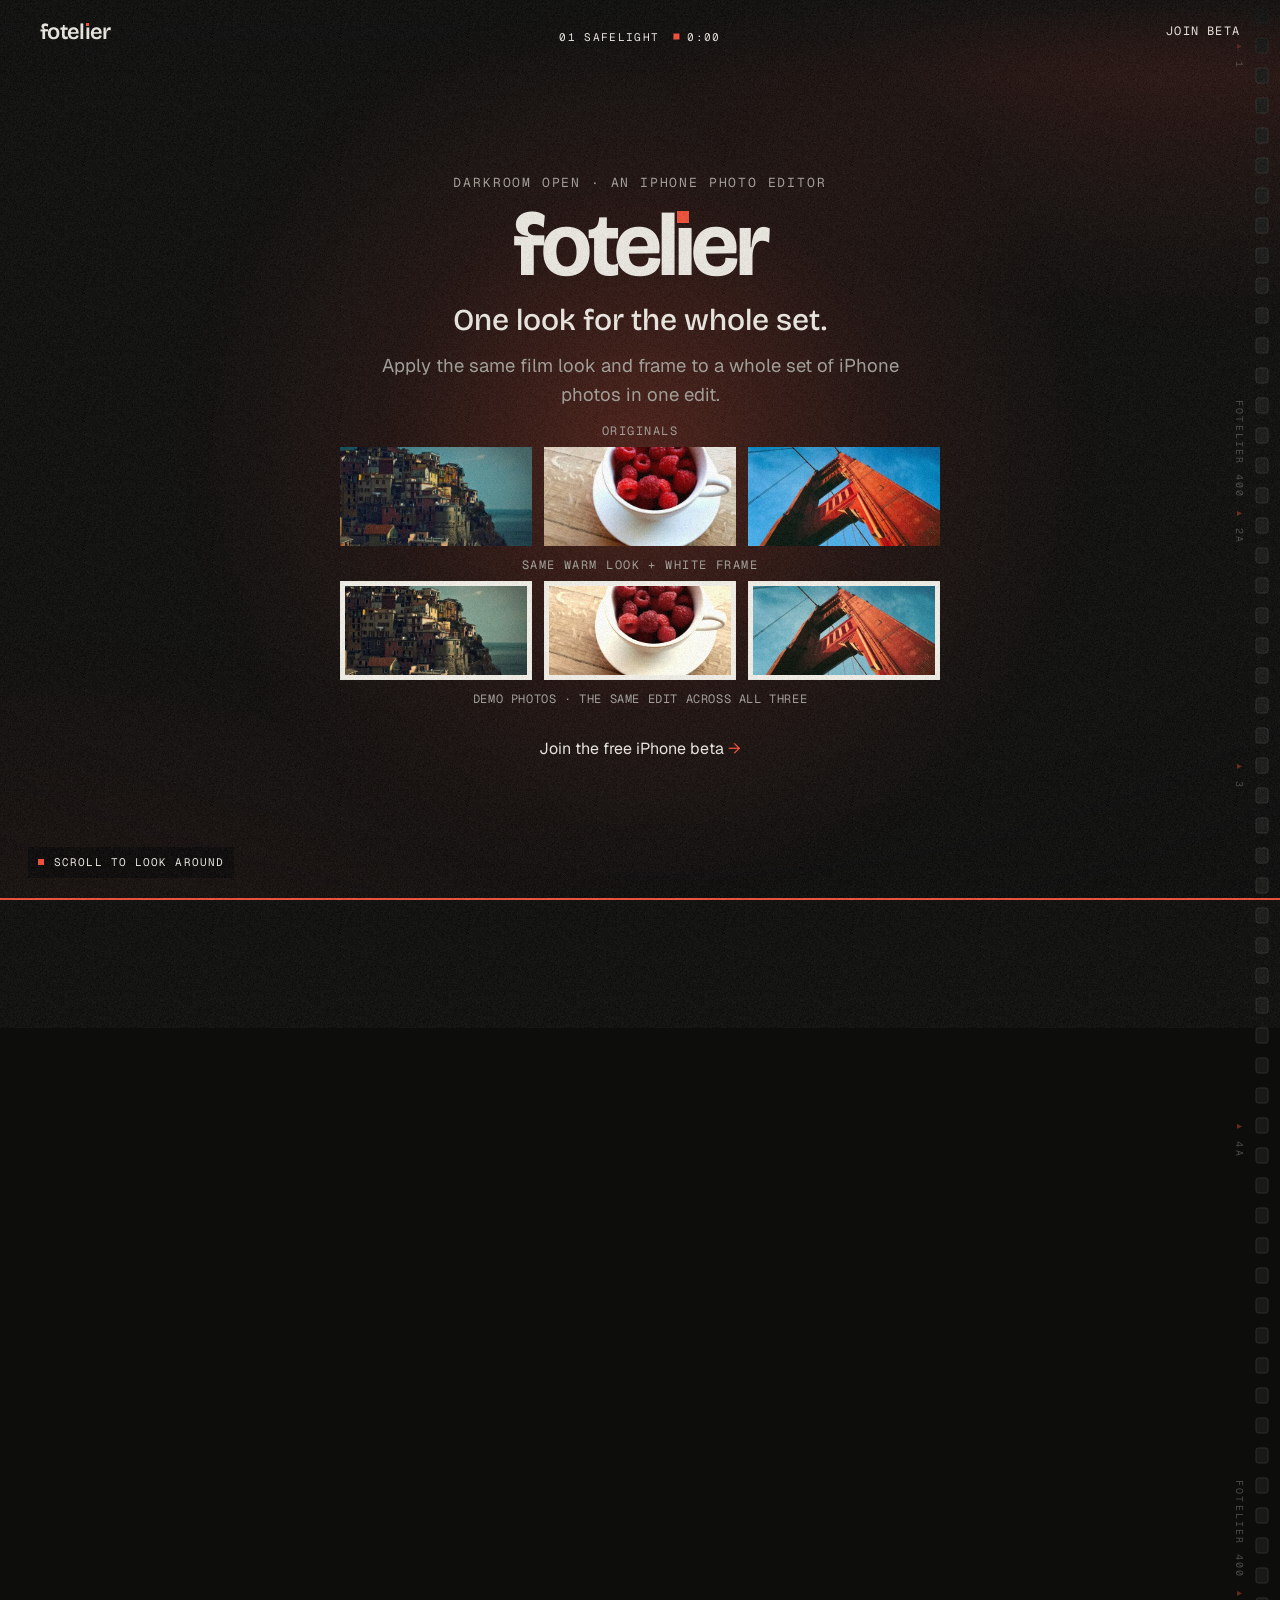
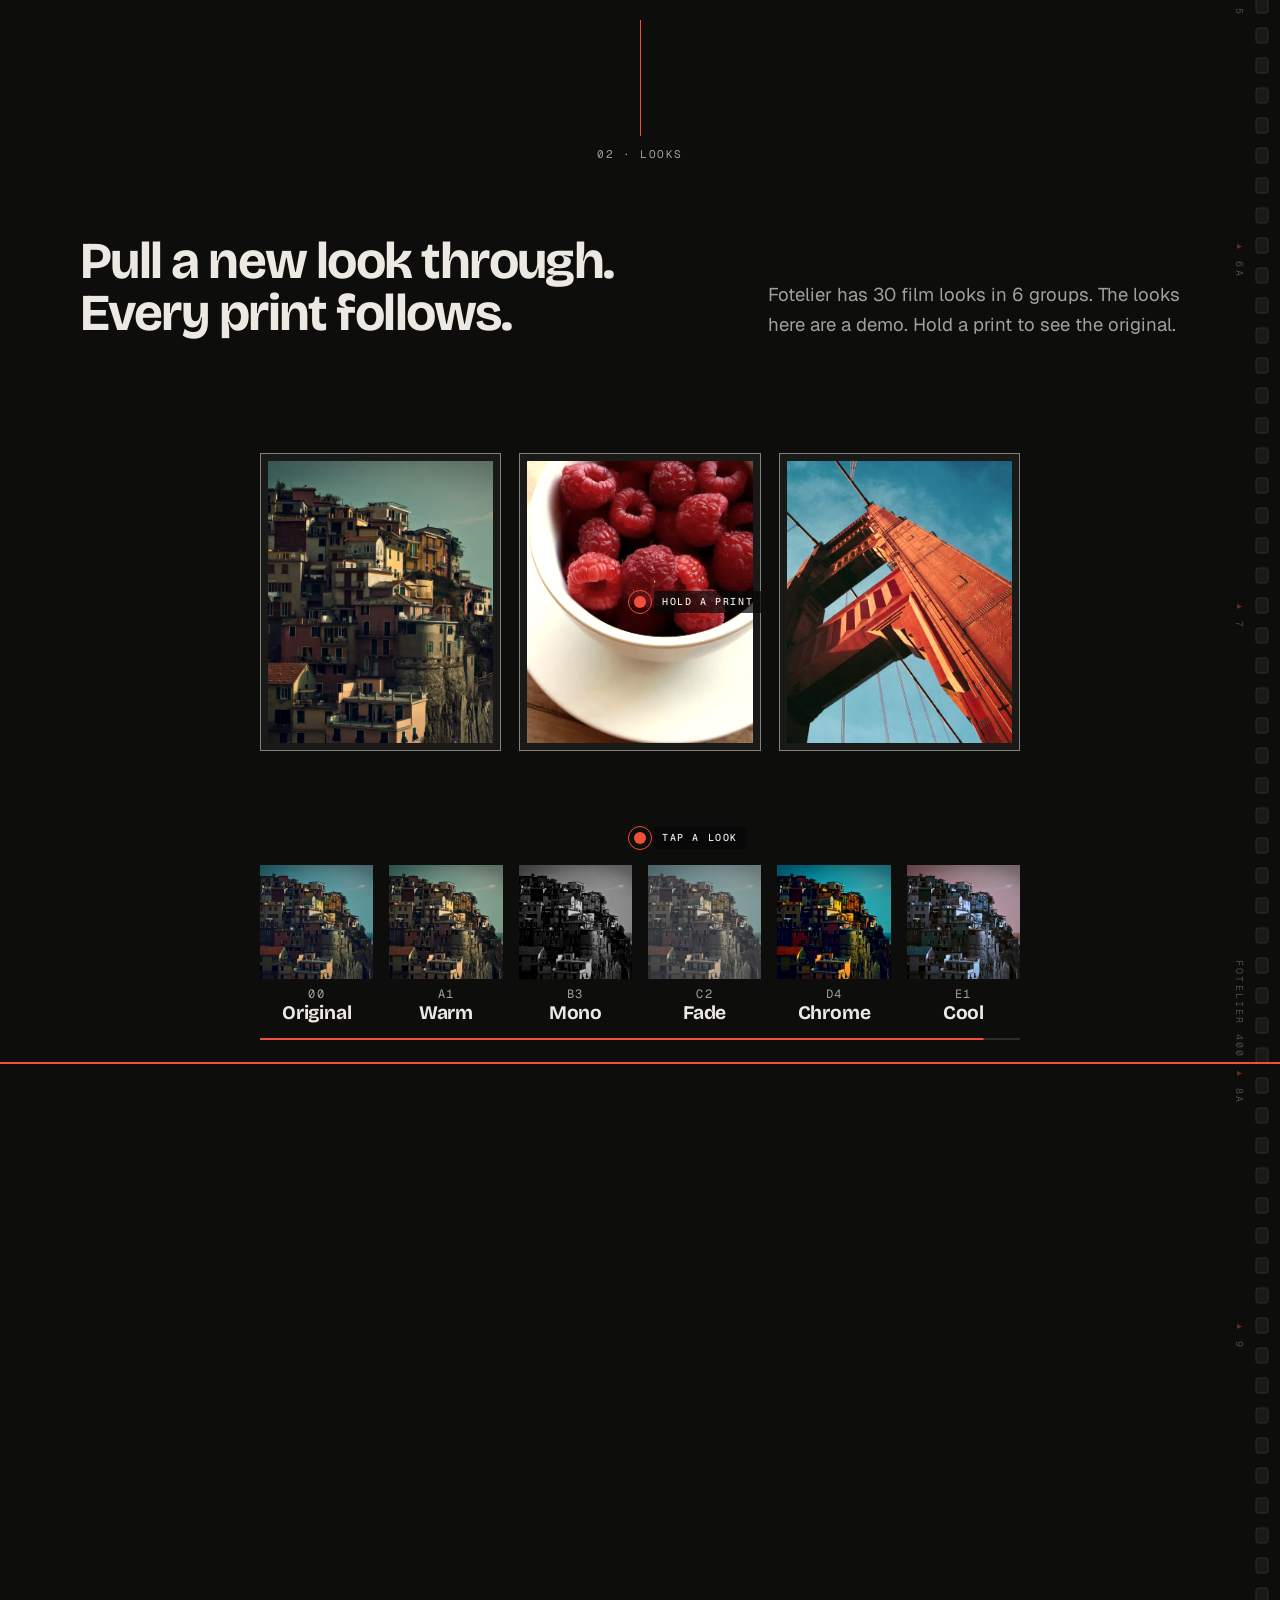
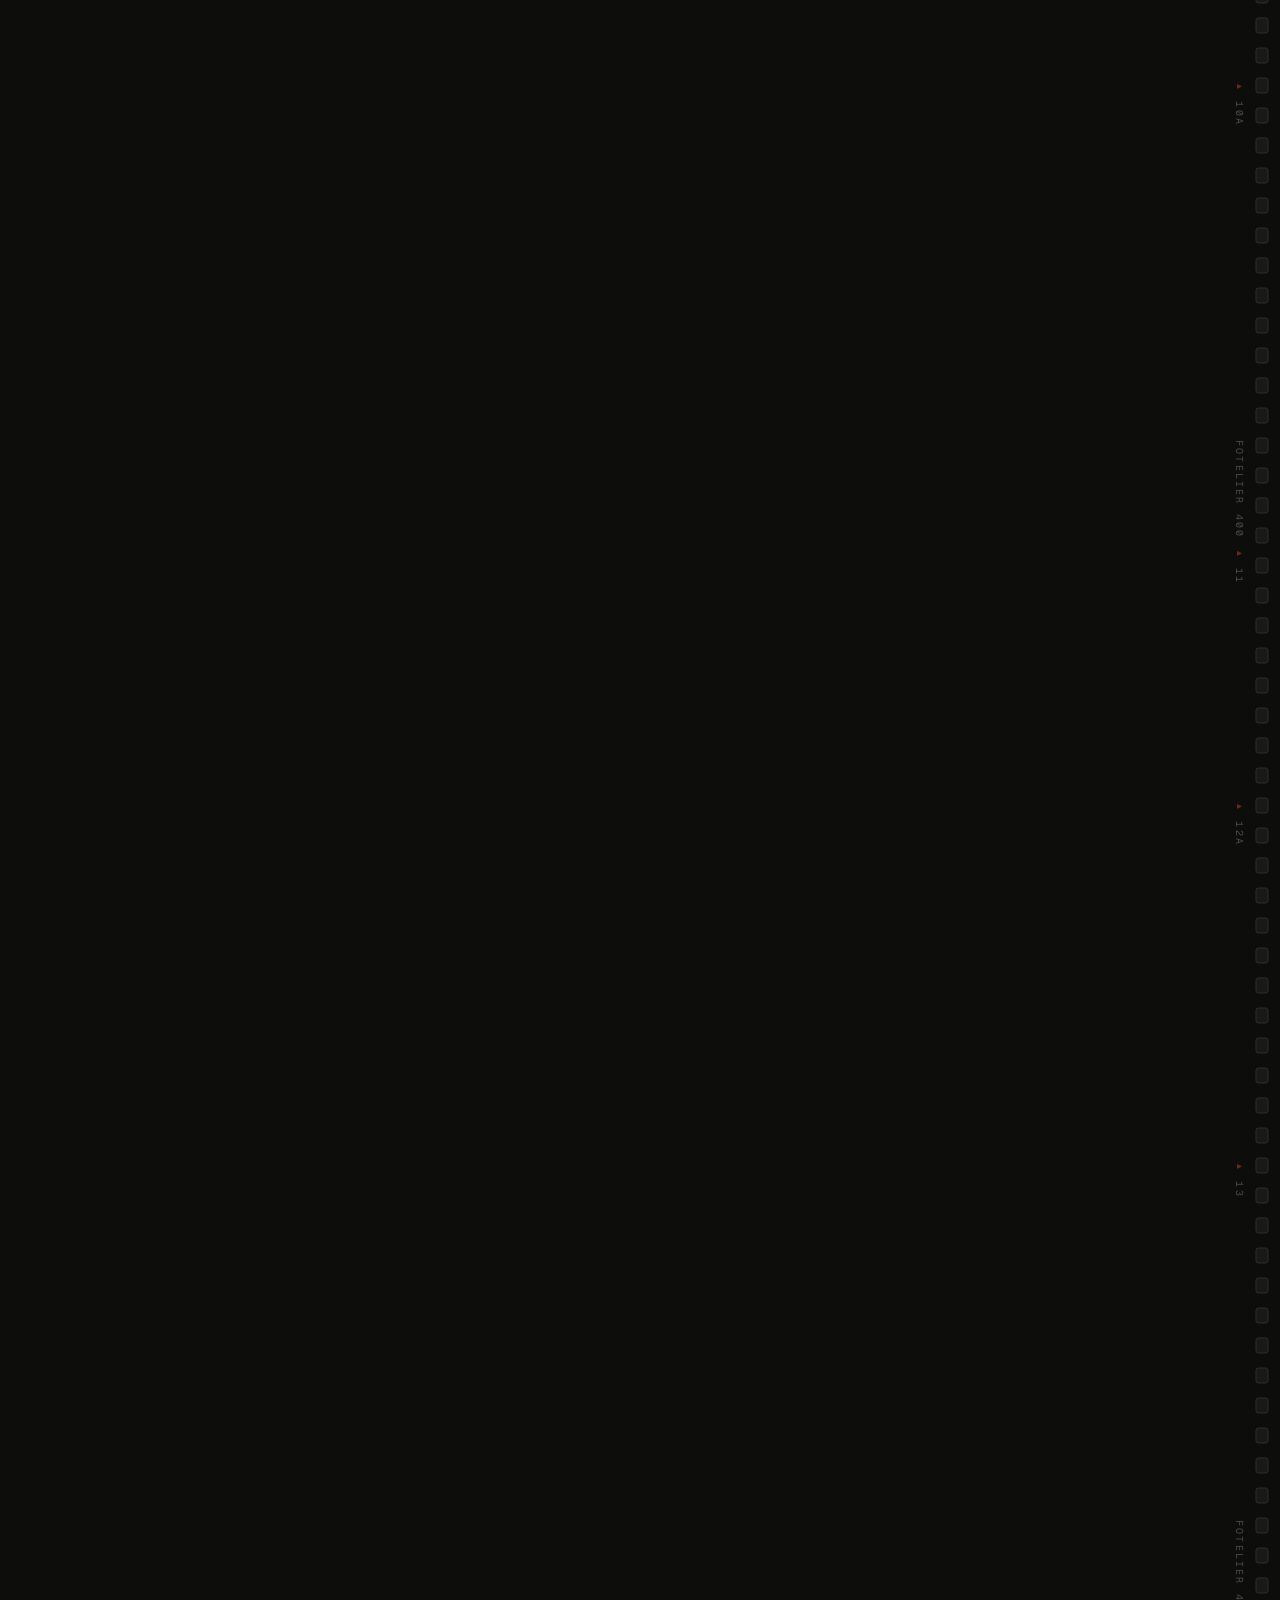
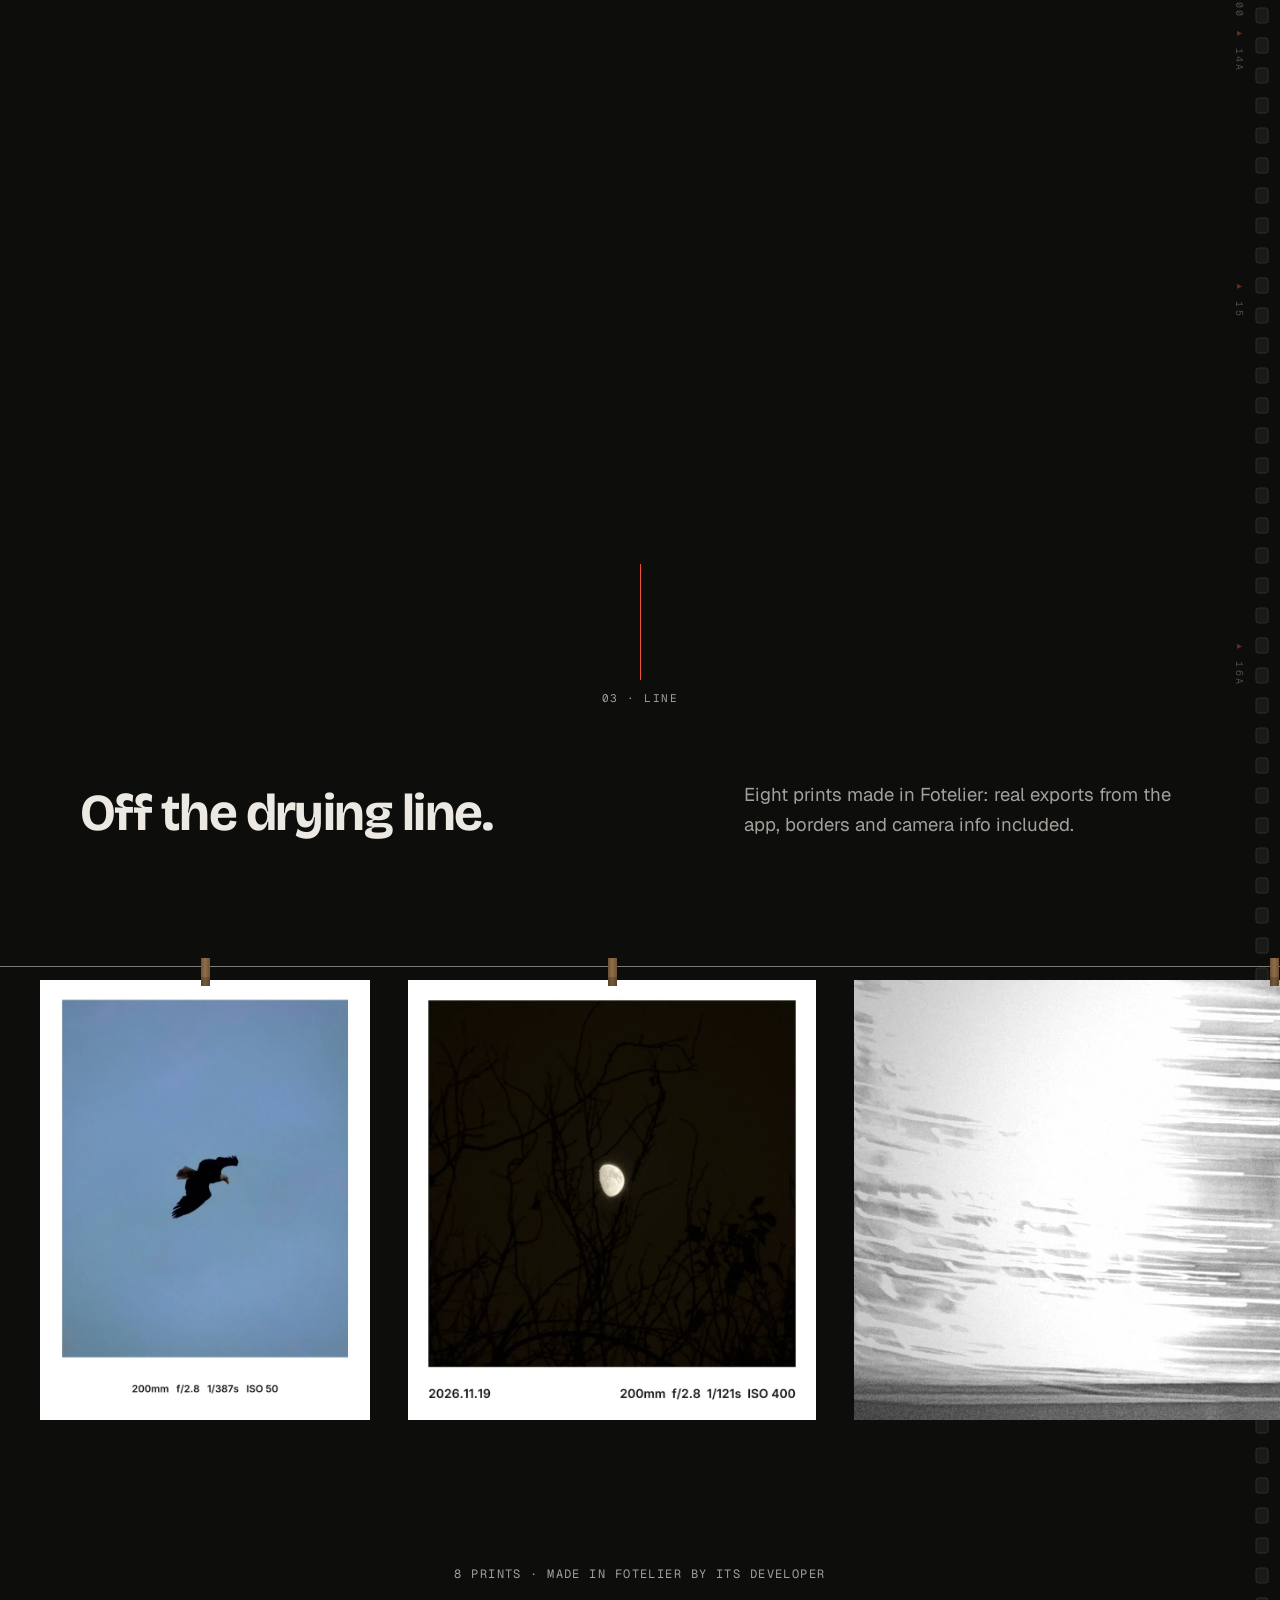
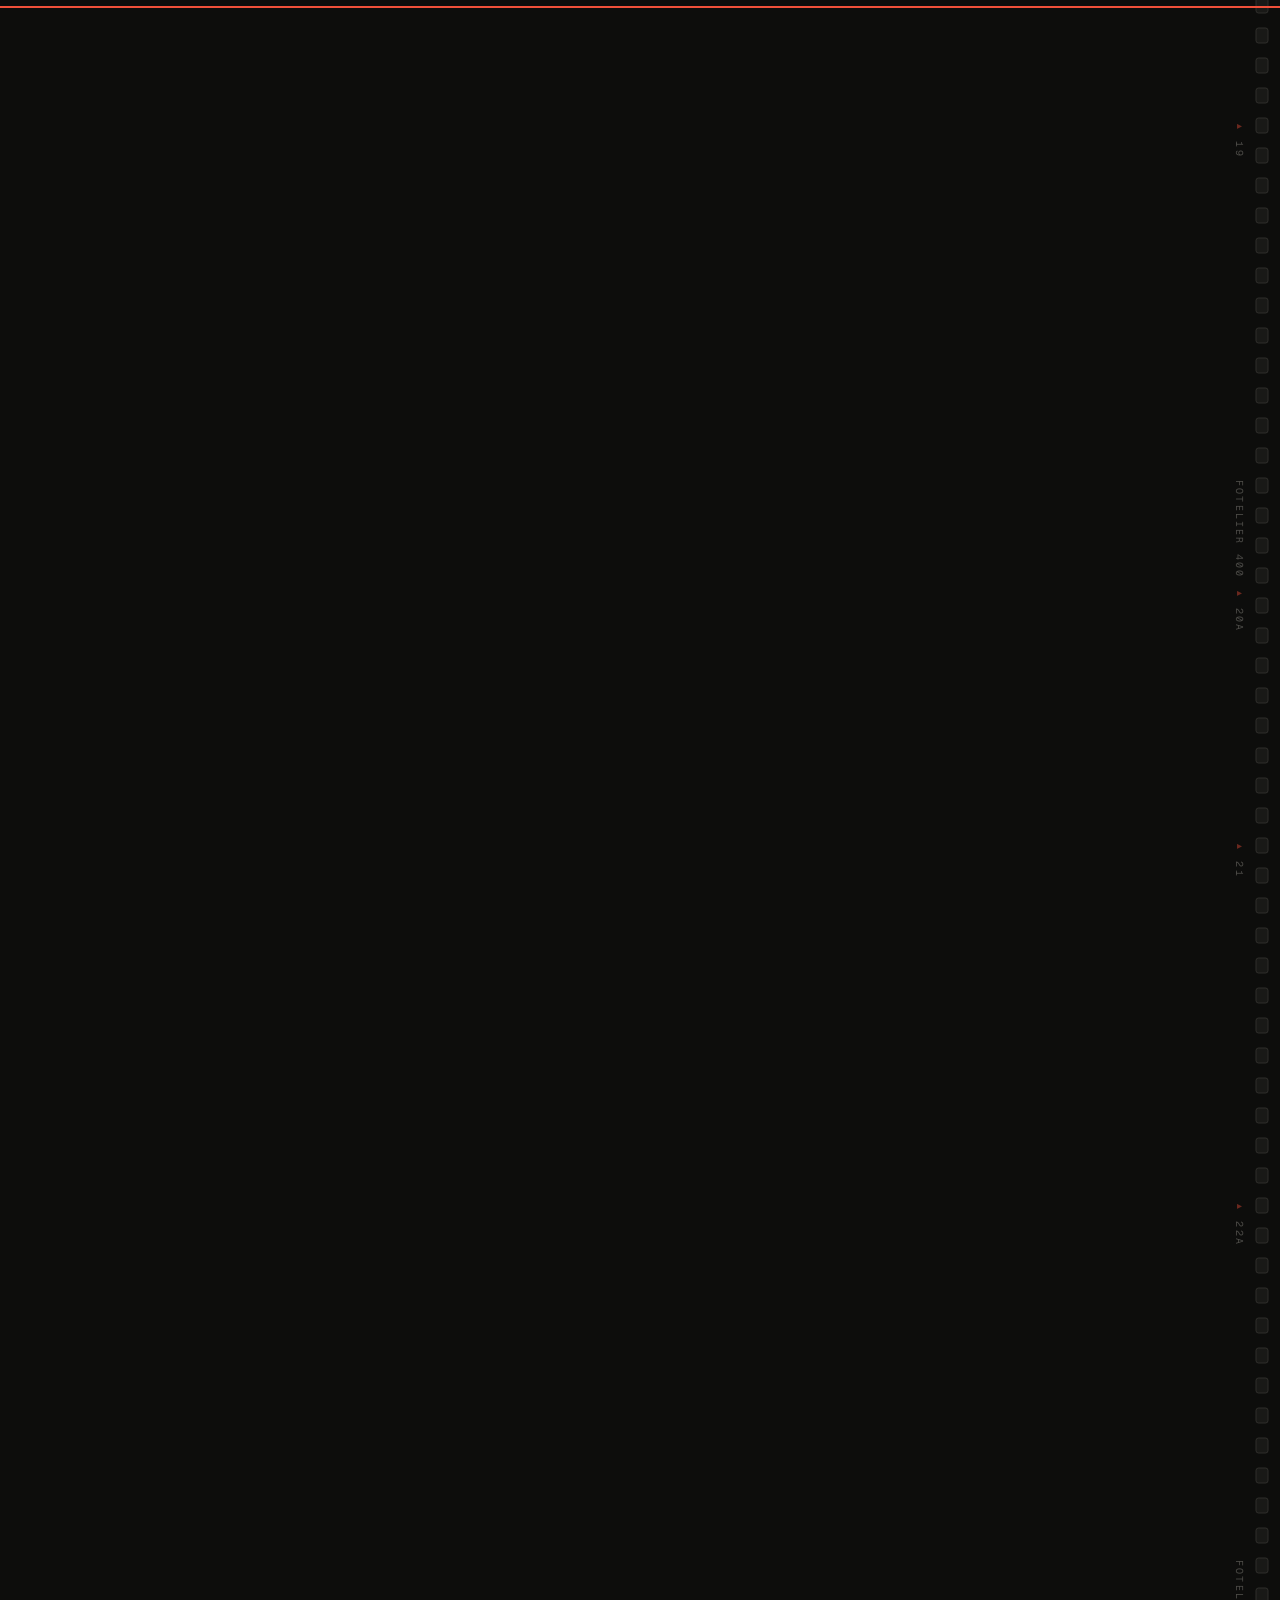
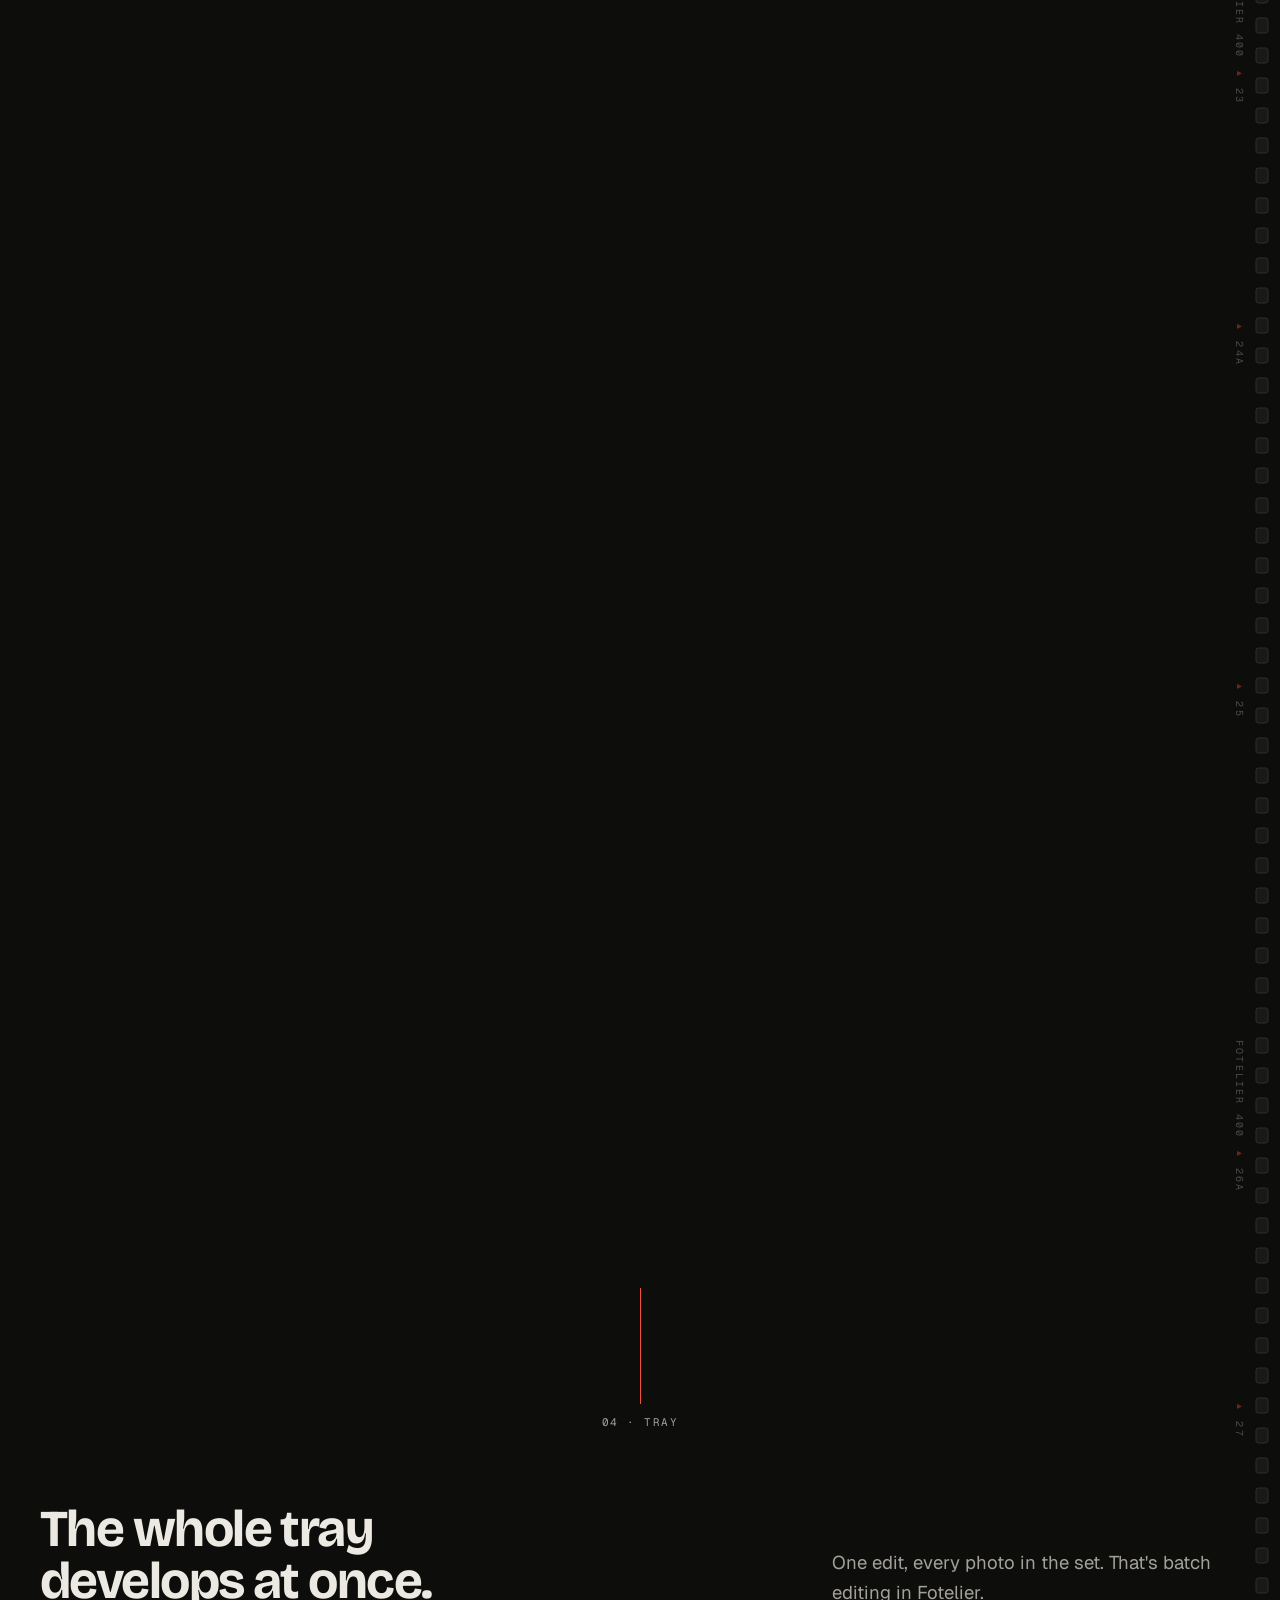
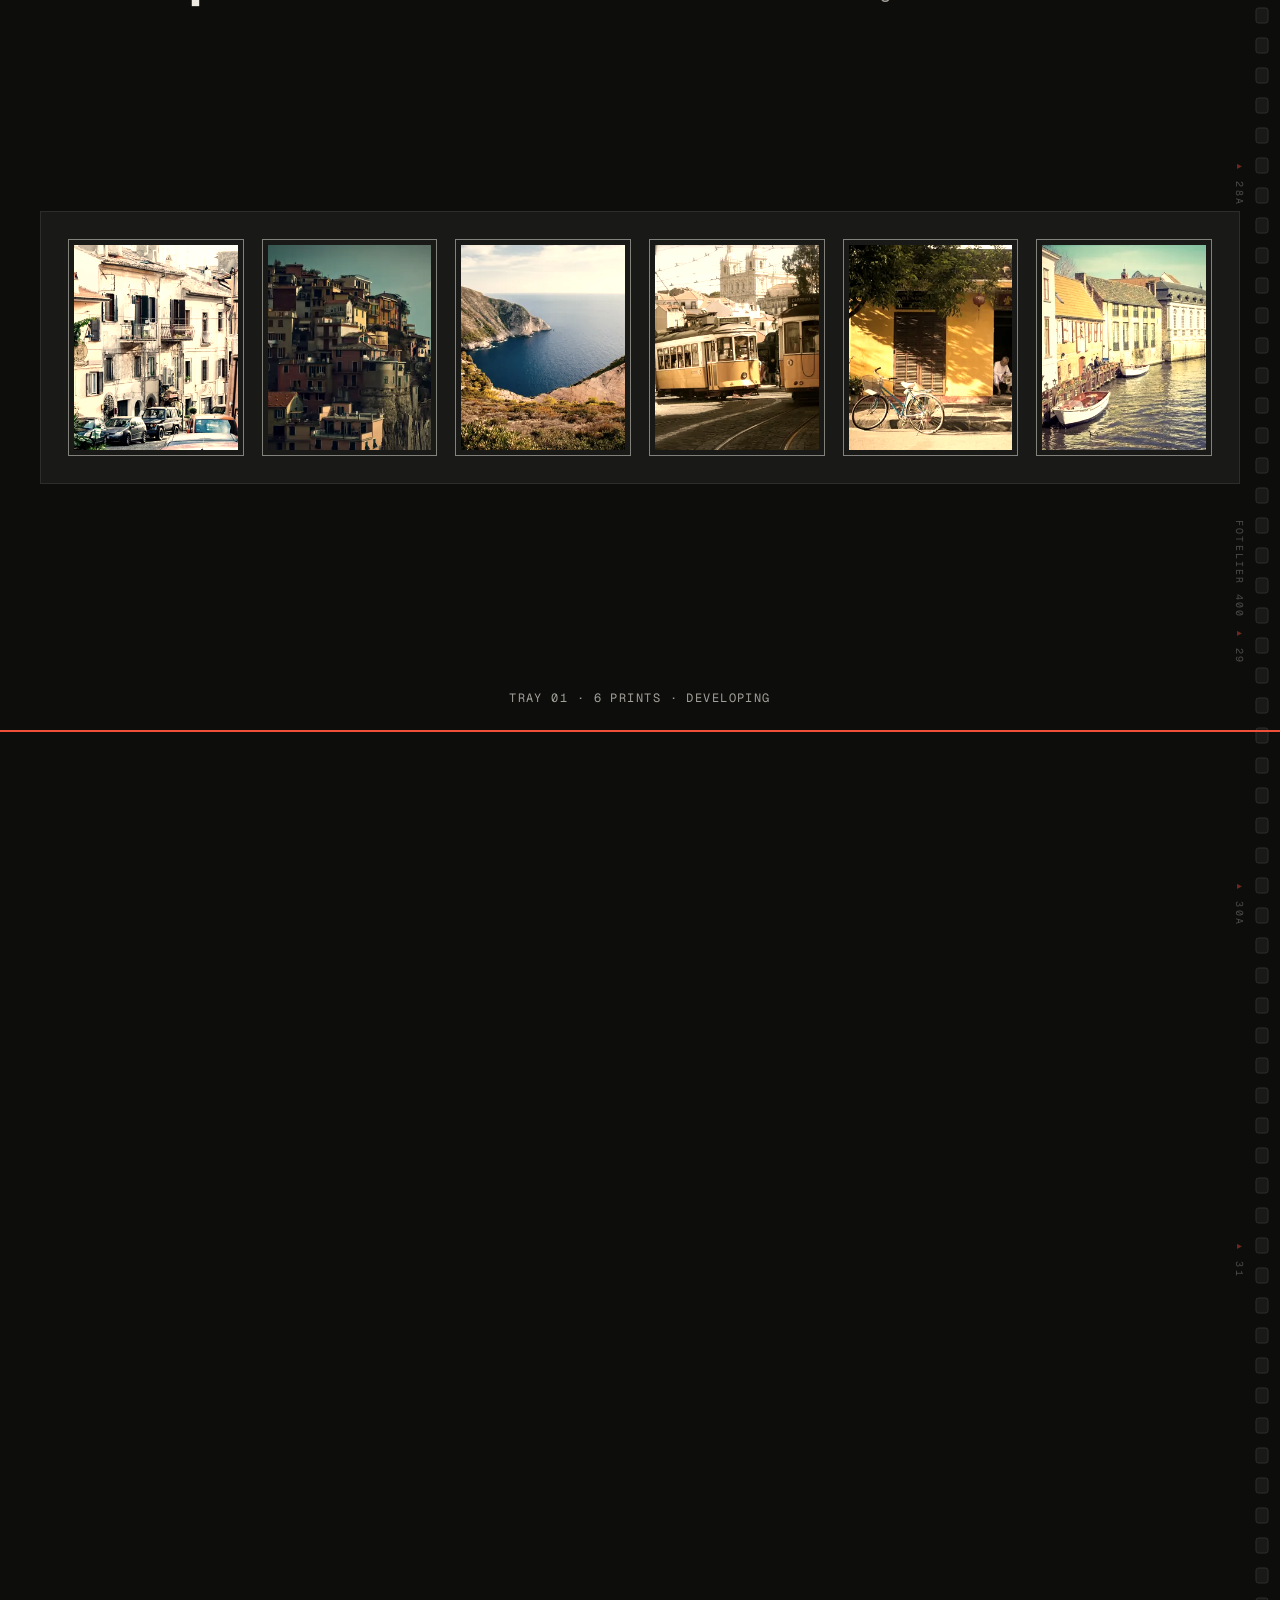
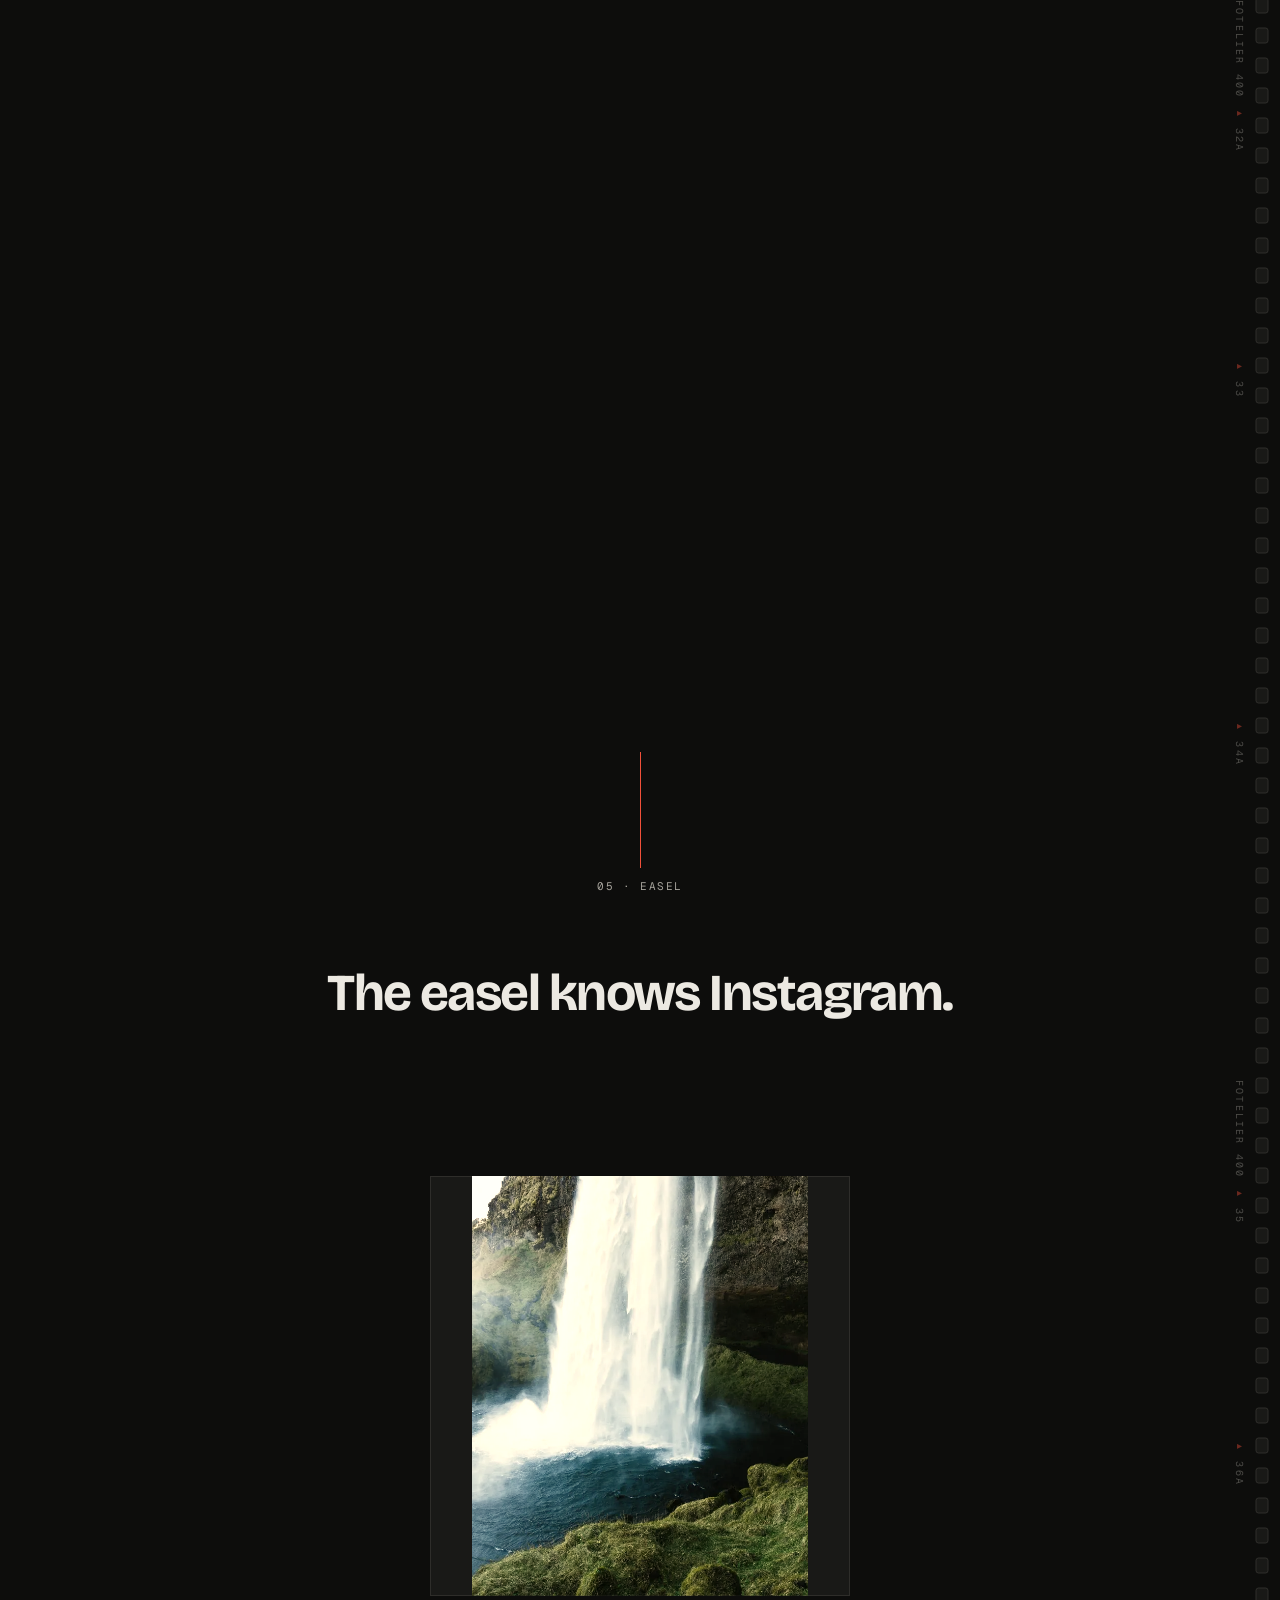
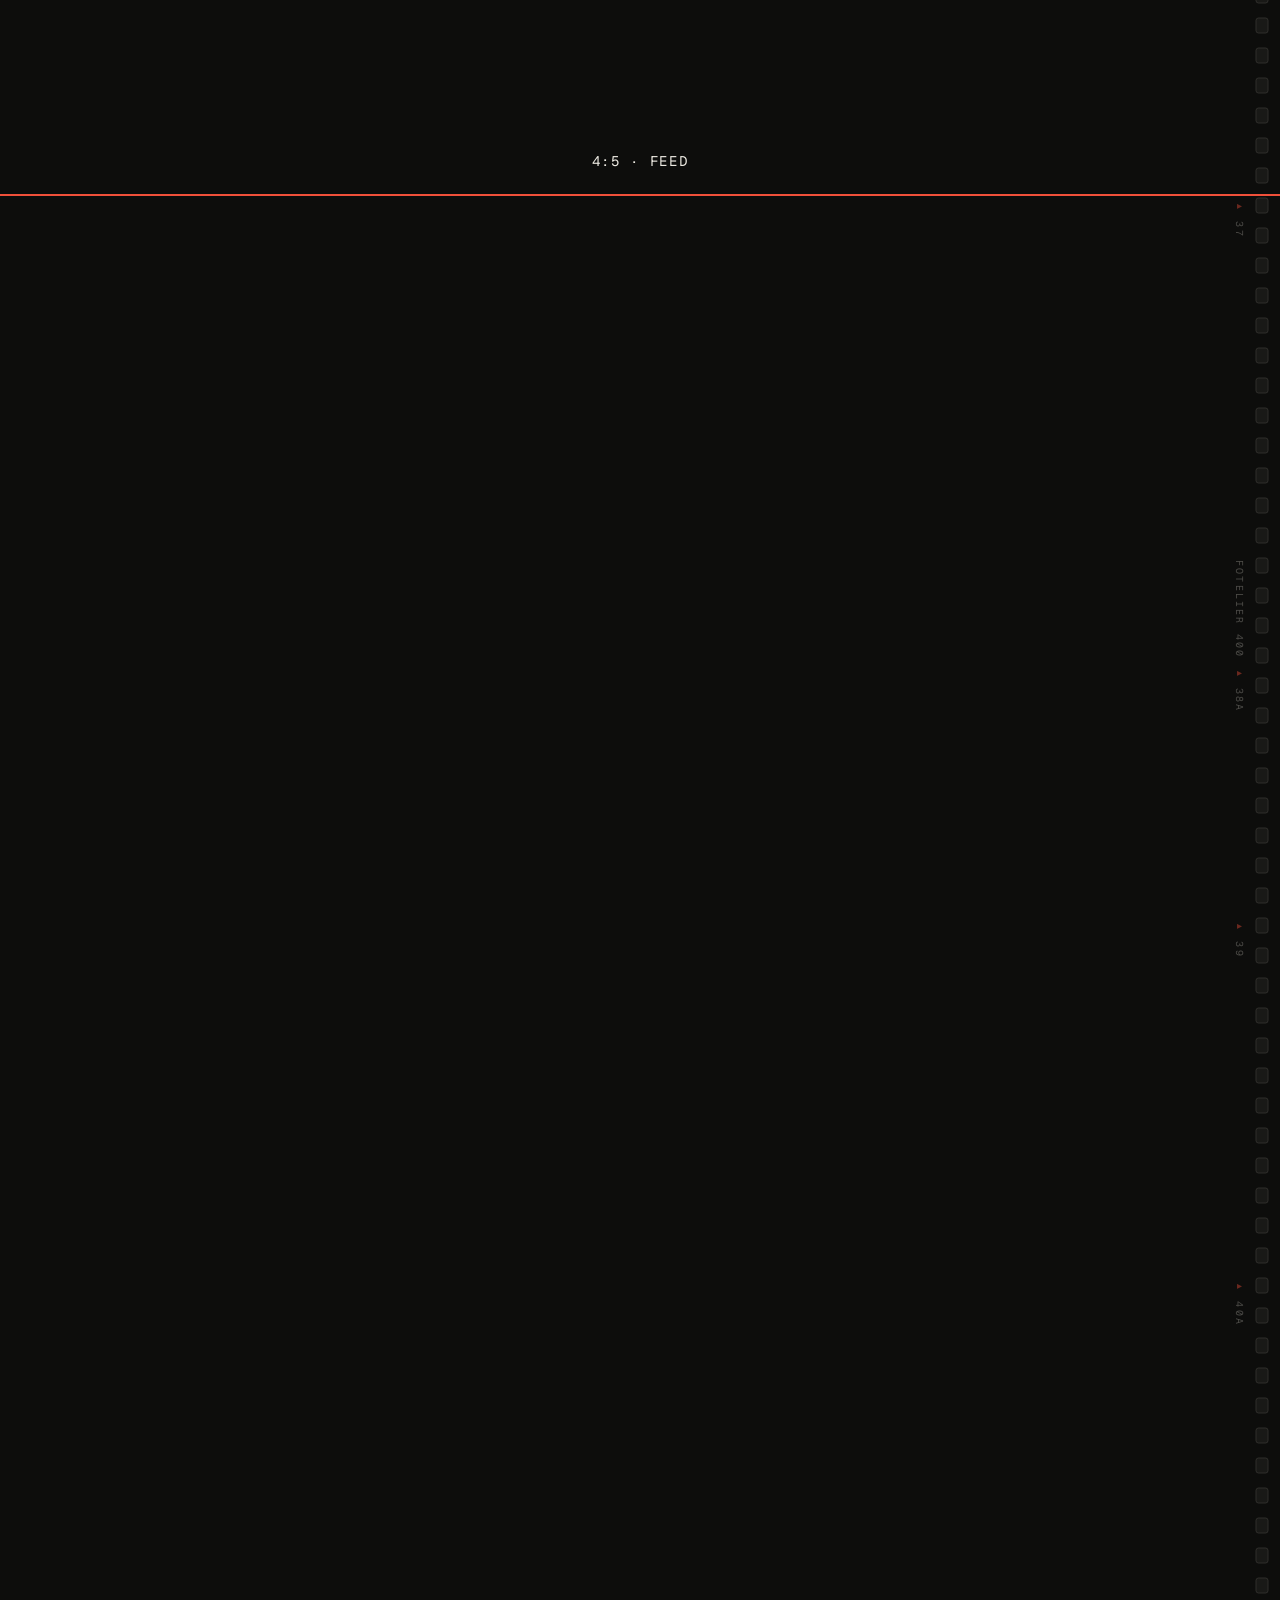
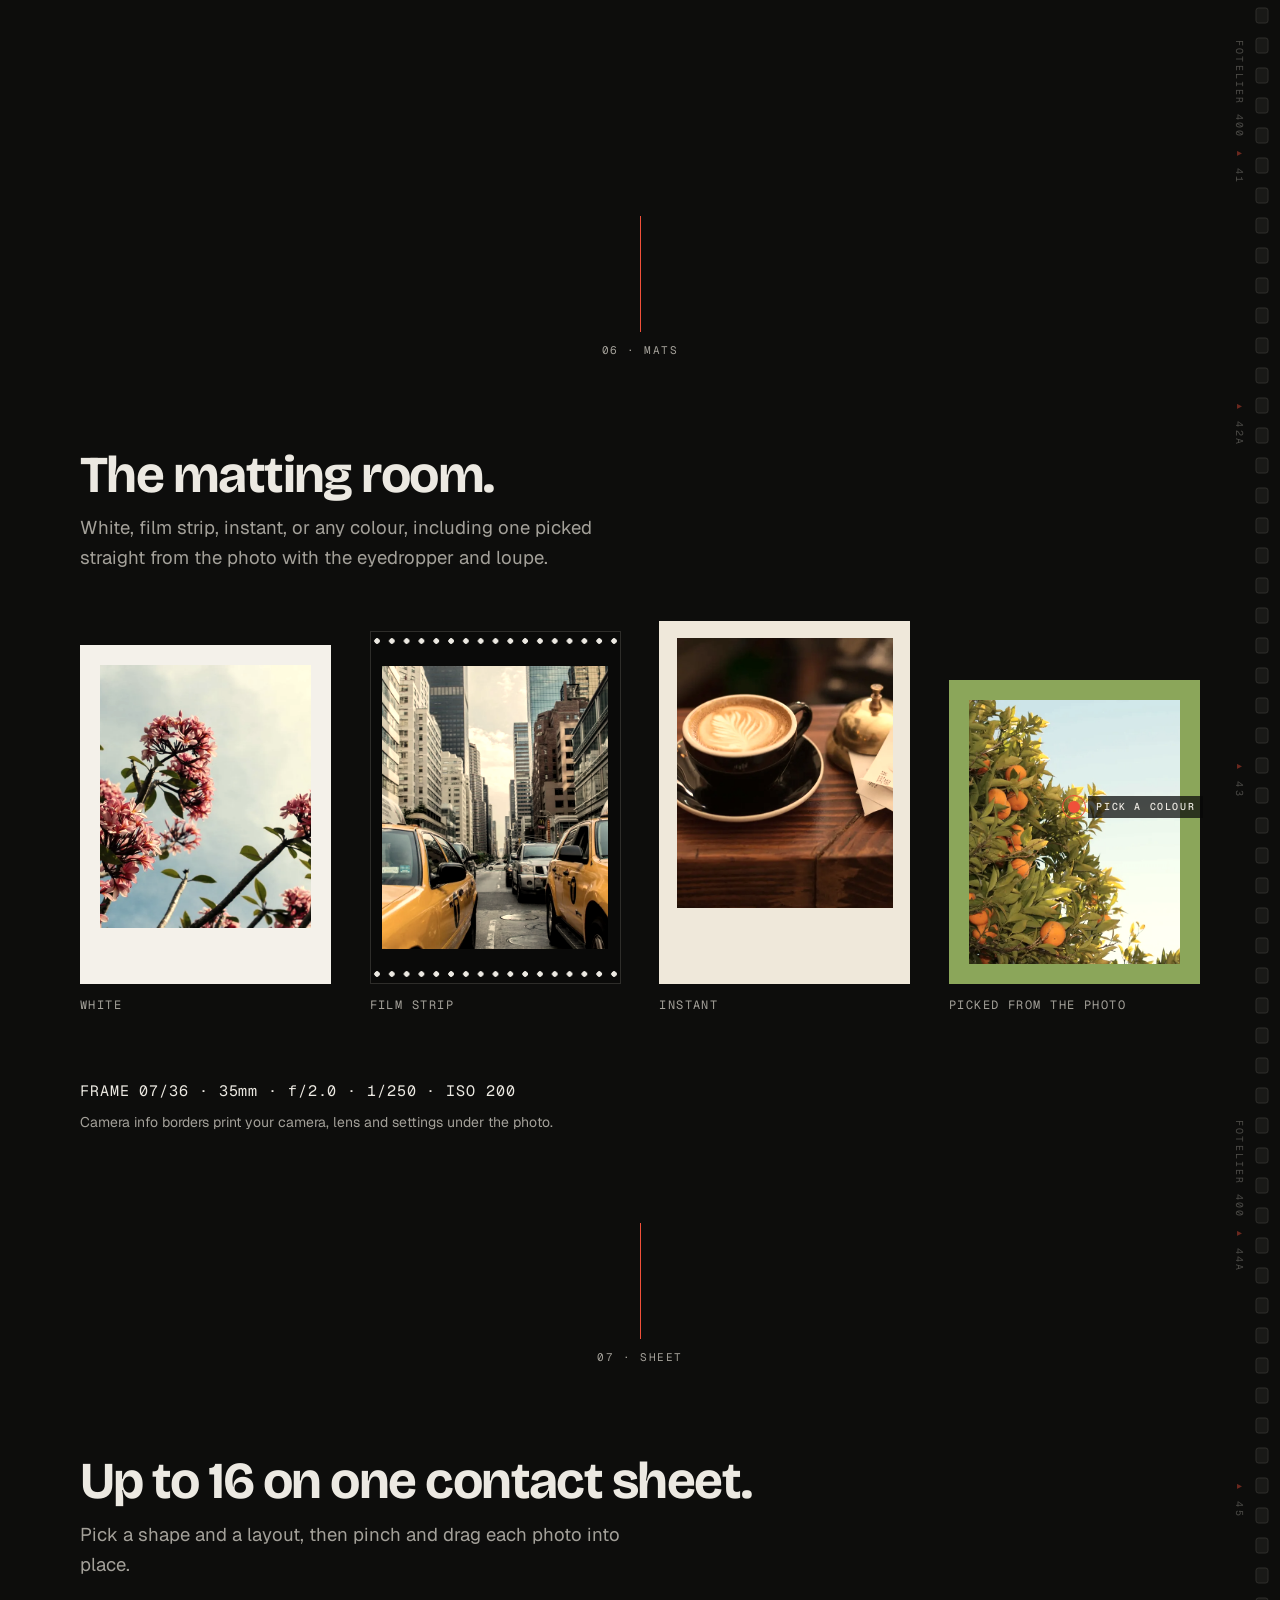
<file: index.html>
<!DOCTYPE html>
<html lang="en">
<head>
<meta charset="utf-8">
<meta name="viewport" content="width=device-width,initial-scale=1">
<title>Fotelier — one look for the whole set</title>
<meta name="description" content="An iPhone photo editor for multi-photo posts. Put one frame and film look on a whole set, save it as a recipe, build collages. Join the free iPhone beta waitlist.">
<meta name="theme-color" content="#0D0D0C">
<link rel="icon" href="/assets/img/icon.svg" type="image/svg+xml">
<link rel="preconnect" href="https://fonts.googleapis.com">
<link rel="preconnect" href="https://fonts.gstatic.com" crossorigin>
<link rel="stylesheet" href="https://fonts.googleapis.com/css2?family=Bricolage+Grotesque:opsz,wdth,wght@12..96,75..100,200..800&amp;family=Geist:wght@400;500&amp;family=Geist+Mono:wght@400;500&amp;display=swap">
<link rel="stylesheet" href="/assets/site.css">
<script src="/assets/site.js" defer></script>
</head>
<body>
<div class="amb" aria-hidden="true"><i class="a01"></i><i class="a02"></i><i class="a03"></i><i class="a04"></i><i class="a05"></i><i class="a06"></i><i class="a07"></i><i class="a08"></i></div>
<header class="hd">
<a class="wmk" href="#top"><span class="sr">fotelier</span><span aria-hidden="true">fotel<span class="wd">ı</span>er</span></a>
<span class="hud" aria-hidden="true"><span class="room">01 Safelight</span><span class="tmr"><span class="dg dm"><span class="col">0<br>1<br>2<br>3<br>4<br>5<br>6</span></span>:<span class="dg dt"><span class="col">0<br>1<br>2<br>3<br>4<br>5<br>0</span></span><span class="dg do"><span class="col">0<br>1<br>2<br>3<br>4<br>5<br>6<br>7<br>8<br>9<br>0</span></span></span></span>
<a class="vf hl" href="#invite">Join beta</a>
</header>

<nav class="rail" aria-label="Rooms">
<span class="rail-fill" aria-hidden="true"></span><span class="rail-head" aria-hidden="true"></span>
<a href="#top" data-to="01 Safelight"><b>01</b><span>Safelight</span></a>
<a href="#looks" data-to="02 Looks"><b>02</b><span>Looks</span></a>
<a href="#line" data-to="03 Line"><b>03</b><span>Line</span></a>
<a href="#tray" data-to="04 Tray"><b>04</b><span>Tray</span></a>
<a href="#easel" data-to="05 Easel"><b>05</b><span>Easel</span></a>
<a href="#mats" data-to="06 Mats"><b>06</b><span>Mats</span></a>
<a href="#sheet" data-to="07 Sheet"><b>07</b><span>Sheet</span></a>
<a href="#door" data-to="08 Door"><b>08</b><span>Door</span></a>
<a href="#invite" data-to="09 Exit"><b>09</b><span>Exit</span></a>
</nav>
<p class="hint" aria-hidden="true"><i></i><span>Scroll to look around</span></p>
<main>
<section id="top" class="scn s1" data-room="01 Safelight" data-hint="Scroll to look around">
<div class="stg">
<div class="halo" aria-hidden="true"></div>
<p class="mono lg">Darkroom open · an iPhone photo editor</p>
<h1 class="wm"><span class="sr">fotelier</span><span aria-hidden="true">fotel<span class="wd">ı</span>er</span></h1>
<p class="lede">One look for the whole set.</p>
<p class="hero-explain">Apply the same film look and frame to a whole set of iPhone photos in one edit.</p>
<figure class="hero-demo"><div class="hero-set"><p class="mono">Originals</p><div class="hero-photos"><div class="hero-mat"><img src="/assets/img/stock/397-s.webp" width="520" height="347" alt="Coastal hillside buildings, original" decoding="async"></div><div class="hero-mat"><img src="/assets/img/stock/429-s.webp" width="520" height="293" alt="Golden Gate Bridge, original" decoding="async"></div><div class="hero-mat"><img src="/assets/img/stock/503-s.webp" width="520" height="347" alt="Raspberries in a bowl, original" decoding="async"></div></div></div><div class="hero-set edited"><p class="mono">Same Warm look + white frame</p><div class="hero-photos"><div class="hero-mat"><img src="/assets/img/stock/397-s.webp" width="520" height="347" alt="Coastal hillside buildings with the demo Warm look" decoding="async"></div><div class="hero-mat"><img src="/assets/img/stock/429-s.webp" width="520" height="293" alt="Golden Gate Bridge with the demo Warm look" decoding="async"></div><div class="hero-mat"><img src="/assets/img/stock/503-s.webp" width="520" height="347" alt="Raspberries in a bowl with the demo Warm look" decoding="async"></div></div></div><figcaption class="mono">Demo photos · the same edit across all three</figcaption></figure>
<a class="vf hero-join" href="#invite">Join the free iPhone beta <span class="arr" aria-hidden="true">→</span></a>
<p class="cue mono" aria-hidden="true">Scroll to develop ↓</p>
</div>
</section>

<div class="lead" aria-hidden="true"><span>02 · Looks</span></div>

<section id="looks" class="scn s3" aria-labelledby="s3h" data-room="02 Looks" data-hint="Hover a look to peek · click it to jump there · hold a print">
<div class="stg">
<div class="hrow">
<h2 id="s3h">Pull a new look through. Every print follows.</h2>
<p class="sub" id="s3d">Fotelier has 30 film looks in 6 groups. The looks here are a demo. Hold a print to see the original.</p>
</div>
<div class="fill">
<div class="trio" data-cur="Hold">
<span class="bc bc-hold" aria-hidden="true"><i></i><b>Hold a print</b></span>
<div class="mat"><div class="ph lk"><img src="/assets/img/stock/397-m.webp" srcset="/assets/img/stock/397-s.webp 520w, /assets/img/stock/397-m.webp 1100w" sizes="(max-width:767px) 170px, 1100px" width="1100" height="734" alt="" loading="lazy" decoding="async" style="object-position:40% 50%"></div></div>
<div class="mat"><div class="ph lk"><img src="/assets/img/stock/429-m.webp" srcset="/assets/img/stock/429-s.webp 520w, /assets/img/stock/429-m.webp 1100w" sizes="(max-width:767px) 170px, 1100px" width="1100" height="619" alt="" loading="lazy" decoding="async" style="object-position:55% 50%"></div></div>
<div class="mat"><div class="ph lk"><img src="/assets/img/stock/503-m.webp" srcset="/assets/img/stock/503-s.webp 520w, /assets/img/stock/503-m.webp 1100w" sizes="(max-width:767px) 170px, 1100px" width="1100" height="734" alt="" loading="lazy" decoding="async" style="object-position:60% 40%"></div></div>
</div>
</div>
<div class="reel">
<span class="bc bc-look" aria-hidden="true"><i></i><b>Tap a look</b></span>
<p id="strip-help" class="sr">Film looks. Use the left and right arrow keys to choose a look; the prints above change to match.</p>
<ol class="strip" role="radiogroup" aria-label="Film looks" aria-describedby="strip-help" data-cur="Jump">
<li role="radio" aria-checked="false" tabindex="-1" data-look="00"><span class="sw"><img src="/assets/img/stock/397-s.webp" width="520" height="347" alt="" loading="lazy" decoding="async" style="object-position:40% 50%"></span><span class="code">00</span> <span class="name">Original</span></li>
<li role="radio" aria-checked="false" tabindex="-1" data-look="a1"><span class="sw"><img src="/assets/img/stock/397-s.webp" width="520" height="347" alt="" loading="lazy" decoding="async" style="object-position:40% 50%"></span><span class="code">A1</span> <span class="name">Warm</span></li>
<li role="radio" aria-checked="false" tabindex="-1" data-look="b3"><span class="sw"><img src="/assets/img/stock/397-s.webp" width="520" height="347" alt="" loading="lazy" decoding="async" style="object-position:40% 50%"></span><span class="code">B3</span> <span class="name">Mono</span></li>
<li role="radio" aria-checked="false" tabindex="-1" data-look="c2"><span class="sw"><img src="/assets/img/stock/397-s.webp" width="520" height="347" alt="" loading="lazy" decoding="async" style="object-position:40% 50%"></span><span class="code">C2</span> <span class="name">Fade</span></li>
<li role="radio" aria-checked="false" tabindex="-1" data-look="d4"><span class="sw"><img src="/assets/img/stock/397-s.webp" width="520" height="347" alt="" loading="lazy" decoding="async" style="object-position:40% 50%"></span><span class="code">D4</span> <span class="name">Chrome</span></li>
<li role="radio" aria-checked="false" tabindex="-1" data-look="e1"><span class="sw"><img src="/assets/img/stock/397-s.webp" width="520" height="347" alt="" loading="lazy" decoding="async" style="object-position:40% 50%"></span><span class="code">E1</span> <span class="name">Cool</span></li>
</ol>
<span class="track" aria-hidden="true"><span class="ride"></span></span>
</div>
</div>
</section>

<div class="lead" aria-hidden="true"><span>03 · Line</span></div>

<section id="line" class="scn s7" aria-labelledby="s7h" data-room="03 Line" data-hint="Keep scrolling to pull the line · hover a print">
<div class="stg">
<div class="hrow">
<h2 id="s7h">Off the drying line.</h2>
<p class="sub">Eight prints made in Fotelier: real exports from the app, borders and camera info included.</p>
</div>
<div class="fill">
<ul class="line" tabindex="0" aria-label="Prints made in Fotelier">
<li class="hang" style="--a:0.750" data-cur="01 / 08"><span class="peg" aria-hidden="true"></span><img src="/assets/img/made/01-eagle.webp" width="750" height="1000" alt="Bald eagle gliding across a blue evening sky; white border with 200mm f/2.8 1/387s ISO 50" loading="lazy" decoding="async"></li>
<li class="hang" style="--a:0.926" data-cur="02 / 08"><span class="peg" aria-hidden="true"></span><img src="/assets/img/made/02-moon-branches.webp" width="926" height="1000" alt="Half moon behind bare branches at night; white border dated 2026.11.19 with 200mm f/2.8 1/121s ISO 400" loading="lazy" decoding="async"></li>
<li class="hang" style="--a:1.909" data-cur="03 / 08"><span class="peg" aria-hidden="true"></span><img src="/assets/img/made/03-light-streaks.webp" width="1600" height="838" alt="Black-and-white blur of light streaking across a window, with an orange date stamp" loading="lazy" decoding="async"></li>
<li class="hang" style="--a:1.552" data-cur="04 / 08"><span class="peg" aria-hidden="true"></span><img src="/assets/img/made/04-reflection.webp" width="1552" height="1000" alt="Trees and clouds reflected upside down in still water, on a cream border" loading="lazy" decoding="async"></li>
<li class="hang" style="--a:1.000" data-cur="05 / 08"><span class="peg" aria-hidden="true"></span><img src="/assets/img/made/06-spruce.webp" width="1000" height="1000" alt="Top of a spruce silhouetted against a blue sky, square white border" loading="lazy" decoding="async"></li>
<li class="hang" style="--a:0.837" data-cur="06 / 08"><span class="peg" aria-hidden="true"></span><img src="/assets/img/made/07-headlight.webp" width="837" height="1000" alt="Close-up of a white car’s pop-up headlight cover, white border" loading="lazy" decoding="async"></li>
<li class="hang" style="--a:1.000" data-cur="07 / 08"><span class="peg" aria-hidden="true"></span><img src="/assets/img/made/08-moon-stripes.webp" width="1000" height="1000" alt="Half moon in a band of blue sky between dark and orange stripes, square white border" loading="lazy" decoding="async"></li>
<li class="hang" style="--a:1.000" data-cur="08 / 08"><span class="peg" aria-hidden="true"></span><img src="/assets/img/made/09-weathervane.webp" width="1000" height="1000" alt="Arrow-shaped weathervane silhouetted against a blue sky, square white border" loading="lazy" decoding="async"></li>
</ul>
</div>
<p class="cap mono">8 prints · made in Fotelier by its developer</p>
</div>
</section>

<div class="lead" aria-hidden="true"><span>04 · Tray</span></div>

<section id="tray" class="scn s2" aria-labelledby="s2h" data-room="04 Tray" data-hint="Hover a print to dip it again">
<div class="stg">
<div class="hrow">
<h2 id="s2h">The whole tray develops at once.</h2>
<p class="sub">One edit, every photo in the set. That's batch editing in Fotelier.</p>
</div>
<div class="fill">
<div class="tray" aria-hidden="true" data-cur="Re-dip">
<figure class="print"><div class="ph lk"><img src="/assets/img/stock/369-s.webp" width="520" height="347" alt="" loading="lazy" decoding="async" style="object-position:50% 50%"></div><div class="paper"></div></figure>
<figure class="print"><div class="ph lk"><img src="/assets/img/stock/397-s.webp" width="520" height="347" alt="" loading="lazy" decoding="async" style="object-position:40% 50%"></div><div class="paper"></div></figure>
<figure class="print"><div class="ph lk"><img src="/assets/img/stock/323-s.webp" width="520" height="347" alt="" loading="lazy" decoding="async" style="object-position:55% 50%"></div><div class="paper"></div></figure>
<figure class="print"><div class="ph lk"><img src="/assets/img/stock/419-s.webp" width="520" height="347" alt="" loading="lazy" decoding="async" style="object-position:35% 50%"></div><div class="paper"></div></figure>
<figure class="print"><div class="ph lk"><img src="/assets/img/stock/428-s.webp" width="520" height="325" alt="" loading="lazy" decoding="async" style="object-position:40% 50%"></div><div class="paper"></div></figure>
<figure class="print"><div class="ph lk"><img src="/assets/img/stock/164-s.webp" width="520" height="347" alt="" loading="lazy" decoding="async" style="object-position:45% 50%"></div><div class="paper"></div></figure>
</div>
</div>
<p class="cap mono">Tray 01 · 6 prints · developing</p>
</div>
</section>

<div class="lead" aria-hidden="true"><span>05 · Easel</span></div>

<section id="easel" class="scn s4" aria-labelledby="s4h" data-room="05 Easel" data-hint="Hover the easel for the thirds">
<div class="stg">
<h2 id="s4h">The easel knows Instagram.</h2>
<div class="fill">
<div class="easel" aria-hidden="true" data-cur="Thirds"><div class="ph lk"><img src="/assets/img/stock/509-m.webp" width="1100" height="825" alt="" loading="lazy" decoding="async" style="object-position:50% 50%"></div></div>
</div>
<div class="crl-win" aria-hidden="true"><div class="crl"><span>4:5 · Feed</span><span>3:4 · Grid</span><span>1:1 · Square</span><span>1.91:1 · Landscape</span><span>9:16 · Story</span></div></div>
<ul class="crops sr">
<li><div class="box" aria-hidden="true"><div class="ph lk c45"><img src="/assets/img/stock/509-s.webp" width="520" height="390" alt="" loading="lazy" decoding="async" style="object-position:50% 50%"></div></div><span class="mono">4:5 · Feed</span></li>
<li><div class="box" aria-hidden="true"><div class="ph lk c34"><img src="/assets/img/stock/509-s.webp" width="520" height="390" alt="" loading="lazy" decoding="async" style="object-position:50% 50%"></div></div><span class="mono">3:4 · Grid</span></li>
<li><div class="box" aria-hidden="true"><div class="ph lk c11"><img src="/assets/img/stock/509-s.webp" width="520" height="390" alt="" loading="lazy" decoding="async" style="object-position:50% 50%"></div></div><span class="mono">1:1 · Square</span></li>
<li><div class="box" aria-hidden="true"><div class="ph lk c191"><img src="/assets/img/stock/509-s.webp" width="520" height="390" alt="" loading="lazy" decoding="async" style="object-position:50% 50%"></div></div><span class="mono">1.91:1 · Landscape</span></li>
<li><div class="box" aria-hidden="true"><div class="ph lk c916"><img src="/assets/img/stock/509-s.webp" width="520" height="390" alt="" loading="lazy" decoding="async" style="object-position:50% 50%"></div></div><span class="mono">9:16 · Story</span></li>
</ul>
</div>
</section>

<div class="lead" aria-hidden="true"><span>06 · Mats</span></div>

<section id="mats" class="flow" aria-labelledby="s5h" data-room="06 Mats" data-hint="Hover the prints · click the last one to pick its mat">
<h2 id="s5h" class="rv">The matting room.</h2>
<p class="sub rv">White, film strip, instant, or any colour, including one picked straight from the photo with the eyedropper and loupe.</p>
<div class="mats">
<figure class="rv"><div class="frame f-white" aria-hidden="true" data-cur="Tilt"><div class="ph lk"><img src="/assets/img/stock/106-m.webp" srcset="/assets/img/stock/106-s.webp 520w, /assets/img/stock/106-m.webp 1100w" sizes="(max-width:767px) 170px, 1100px" width="1100" height="734" alt="" loading="lazy" decoding="async" style="object-position:55% 40%"></div></div><figcaption class="mono">White</figcaption></figure>
<figure class="rv"><div class="frame f-film" aria-hidden="true" data-cur="Tilt"><div class="ph lk"><img src="/assets/img/stock/376-m.webp" srcset="/assets/img/stock/376-s.webp 520w, /assets/img/stock/376-m.webp 1100w" sizes="(max-width:767px) 170px, 1100px" width="1100" height="732" alt="" loading="lazy" decoding="async" style="object-position:50% 50%"></div></div><figcaption class="mono">Film strip</figcaption></figure>
<figure class="rv"><div class="frame f-instant" aria-hidden="true" data-cur="Tilt"><div class="ph lk"><img src="/assets/img/stock/431-m.webp" srcset="/assets/img/stock/431-s.webp 520w, /assets/img/stock/431-m.webp 1100w" sizes="(max-width:767px) 170px, 1100px" width="1100" height="734" alt="" loading="lazy" decoding="async" style="object-position:35% 50%"></div></div><figcaption class="mono">Instant</figcaption></figure>
<figure class="rv"><div class="frame f-pick"><div data-cur="Pick" class="ph lk pick"><img src="/assets/img/stock/517-m.webp" width="1100" height="734" alt="" loading="lazy" decoding="async" style="object-position:35% 50%"></div><div class="loupe" aria-hidden="true"></div><span class="bc bc-pick" aria-hidden="true"><i></i><b>Pick a colour</b></span></div><figcaption class="mono">Picked from the photo</figcaption></figure>
</div>
<p class="exif"><span class="typed">FRAME 07/36 · 35mm · f/2.0 · 1/250 · ISO 200</span></p>
<p class="note">Camera info borders print your camera, lens and settings under the photo.</p>
</section>

<div class="lead" aria-hidden="true"><span>07 · Sheet</span></div>

<section id="sheet" class="flow" aria-labelledby="s6h" data-room="07 Sheet" data-hint="Seven collages, from 2 photos to 16 · hover one">
<h2 id="s6h" class="rv">Up to 16 on one contact sheet.</h2>
<p class="sub rv">Pick a shape and a layout, then pinch and drag each photo into place.</p>
<div class="rack">
<div class="cols">
<figure class="col c2 white rv" data-cur="2 up"><div class="cv" aria-hidden="true"><span><img src="/assets/img/stock/838-s.webp" width="520" height="347" alt="" loading="lazy" decoding="async" style="object-position:52% 55%"></span><span><img src="/assets/img/stock/822-s.webp" width="520" height="347" alt="" loading="lazy" decoding="async" style="object-position:47% 55%"></span></div><figcaption class="mono">2 photos · 4:5</figcaption></figure>
<figure class="col c3 black rv" data-cur="3 up"><div class="cv" aria-hidden="true"><span><img src="/assets/img/stock/525-s.webp" width="520" height="347" alt="" loading="lazy" decoding="async" style="object-position:60% 60%"></span><span><img src="/assets/img/stock/499-s.webp" width="520" height="347" alt="" loading="lazy" decoding="async" style="object-position:50% 70%"></span><span><img src="/assets/img/stock/505-s.webp" width="520" height="346" alt="" loading="lazy" decoding="async" style="object-position:55% 60%"></span></div><figcaption class="mono">3 photos · 9:16</figcaption></figure>
<figure class="col c4 white rv" data-cur="4 up"><div class="cv" aria-hidden="true"><span><img src="/assets/img/stock/429-s.webp" width="520" height="293" alt="" loading="lazy" decoding="async" style="object-position:55% 50%"></span><span><img src="/assets/img/stock/431-s.webp" width="520" height="347" alt="" loading="lazy" decoding="async" style="object-position:35% 50%"></span><span><img src="/assets/img/stock/823-s.webp" width="520" height="347" alt="" loading="lazy" decoding="async" style="object-position:50% 30%"></span><span><img src="/assets/img/stock/63-s.webp" width="520" height="293" alt="" loading="lazy" decoding="async" style="object-position:50% 50%"></span></div><figcaption class="mono">4 photos · 1:1</figcaption></figure>
<figure class="col c5 black rv" data-cur="5 up"><div class="cv" aria-hidden="true"><span><img src="/assets/img/stock/411-s.webp" width="520" height="245" alt="" loading="lazy" decoding="async" style="object-position:35% 50%"></span><span><img src="/assets/img/stock/249-s.webp" width="520" height="347" alt="" loading="lazy" decoding="async" style="object-position:50% 50%"></span><span><img src="/assets/img/stock/376-s.webp" width="520" height="346" alt="" loading="lazy" decoding="async" style="object-position:50% 50%"></span><span><img src="/assets/img/stock/299-s.webp" width="520" height="342" alt="" loading="lazy" decoding="async" style="object-position:50% 50%"></span><span><img src="/assets/img/stock/520-s.webp" width="347" height="520" alt="" loading="lazy" decoding="async" style="object-position:50% 50%"></span></div><figcaption class="mono">5 photos · 4:5</figcaption></figure>
<figure class="col c6 white rv" data-cur="6 up"><div class="cv" aria-hidden="true"><span><img src="/assets/img/stock/287-s.webp" width="520" height="345" alt="" loading="lazy" decoding="async" style="object-position:50% 50%"></span><span><img src="/assets/img/stock/296-s.webp" width="520" height="347" alt="" loading="lazy" decoding="async" style="object-position:50% 50%"></span><span><img src="/assets/img/stock/327-s.webp" width="520" height="347" alt="" loading="lazy" decoding="async" style="object-position:50% 50%"></span><span><img src="/assets/img/stock/507-s.webp" width="520" height="390" alt="" loading="lazy" decoding="async" style="object-position:50% 50%"></span><span><img src="/assets/img/stock/509-s.webp" width="520" height="390" alt="" loading="lazy" decoding="async" style="object-position:50% 50%"></span><span><img src="/assets/img/stock/511-s.webp" width="520" height="390" alt="" loading="lazy" decoding="async" style="object-position:50% 50%"></span></div><figcaption class="mono">6 photos · 1:1</figcaption></figure>
<figure class="col c9 black rv" data-cur="9 up"><div class="cv" aria-hidden="true"><span><img src="/assets/img/stock/82-s.webp" width="520" height="345" alt="" loading="lazy" decoding="async" style="object-position:50% 50%"></span><span><img src="/assets/img/stock/106-s.webp" width="520" height="347" alt="" loading="lazy" decoding="async" style="object-position:55% 40%"></span><span><img src="/assets/img/stock/64-s.webp" width="520" height="347" alt="" loading="lazy" decoding="async" style="object-position:47% 35%"></span><span><img src="/assets/img/stock/400-s.webp" width="520" height="347" alt="" loading="lazy" decoding="async" style="object-position:50% 50%"></span><span><img src="/assets/img/stock/517-s.webp" width="520" height="347" alt="" loading="lazy" decoding="async" style="object-position:35% 50%"></span><span><img src="/assets/img/stock/306-s.webp" width="520" height="390" alt="" loading="lazy" decoding="async" style="object-position:50% 50%"></span><span><img src="/assets/img/stock/189-s.webp" width="520" height="390" alt="" loading="lazy" decoding="async" style="object-position:50% 50%"></span><span><img src="/assets/img/stock/159-s.webp" width="520" height="256" alt="" loading="lazy" decoding="async" style="object-position:50% 50%"></span><span><img src="/assets/img/stock/309-s.webp" width="520" height="348" alt="" loading="lazy" decoding="async" style="object-position:50% 50%"></span></div><figcaption class="mono">9 photos · 1:1</figcaption></figure>
</div>
<div class="c16">
<div class="sheet" aria-hidden="true" data-cur="Loupe">
<div class="ph lk fl" style="--dx:-90px;--rot:-6deg"><img src="/assets/img/stock/397-s.webp" width="520" height="347" alt="" loading="lazy" decoding="async" style="object-position:40% 50%"></div>
<div class="ph lk fl" style="--dx:-30px;--rot:0deg"><img src="/assets/img/stock/369-s.webp" width="520" height="347" alt="" loading="lazy" decoding="async" style="object-position:50% 50%"></div>
<div class="ph lk fl" style="--dx:30px;--rot:6deg"><img src="/assets/img/stock/323-s.webp" width="520" height="347" alt="" loading="lazy" decoding="async" style="object-position:55% 50%"></div>
<div class="ph lk fl" style="--dx:90px;--rot:-6deg"><img src="/assets/img/stock/419-s.webp" width="520" height="347" alt="" loading="lazy" decoding="async" style="object-position:35% 50%"></div>
<div class="ph lk fl" style="--dx:-90px;--rot:0deg"><img src="/assets/img/stock/428-s.webp" width="520" height="325" alt="" loading="lazy" decoding="async" style="object-position:40% 50%"></div>
<div class="ph lk fl" style="--dx:-30px;--rot:6deg"><img src="/assets/img/stock/164-s.webp" width="520" height="347" alt="" loading="lazy" decoding="async" style="object-position:45% 50%"></div>
<div class="ph lk fl" style="--dx:30px;--rot:-6deg"><img src="/assets/img/stock/392-s.webp" width="520" height="347" alt="" loading="lazy" decoding="async" style="object-position:62% 50%"></div>
<div class="ph lk fl" style="--dx:90px;--rot:0deg"><img src="/assets/img/stock/503-s.webp" width="520" height="347" alt="" loading="lazy" decoding="async" style="object-position:60% 40%"></div>
<div class="ph lk fl" style="--dx:-90px;--rot:6deg"><img src="/assets/img/stock/525-s.webp" width="520" height="347" alt="" loading="lazy" decoding="async" style="object-position:60% 60%"></div>
<div class="ph lk fl" style="--dx:-30px;--rot:-6deg"><img src="/assets/img/stock/505-s.webp" width="520" height="346" alt="" loading="lazy" decoding="async" style="object-position:55% 60%"></div>
<div class="ph lk fl" style="--dx:30px;--rot:0deg"><img src="/assets/img/stock/287-s.webp" width="520" height="345" alt="" loading="lazy" decoding="async" style="object-position:50% 50%"></div>
<div class="ph lk fl" style="--dx:90px;--rot:6deg"><img src="/assets/img/stock/507-s.webp" width="520" height="390" alt="" loading="lazy" decoding="async" style="object-position:50% 50%"></div>
<div class="ph lk fl" style="--dx:-90px;--rot:-6deg"><img src="/assets/img/stock/509-s.webp" width="520" height="390" alt="" loading="lazy" decoding="async" style="object-position:50% 50%"></div>
<div class="ph lk fl" style="--dx:-30px;--rot:0deg"><img src="/assets/img/stock/376-s.webp" width="520" height="346" alt="" loading="lazy" decoding="async" style="object-position:50% 50%"></div>
<div class="ph lk fl" style="--dx:30px;--rot:6deg"><img src="/assets/img/stock/431-s.webp" width="520" height="347" alt="" loading="lazy" decoding="async" style="object-position:35% 50%"></div>
<div class="ph lk fl" style="--dx:90px;--rot:-6deg"><img src="/assets/img/stock/517-s.webp" width="520" height="347" alt="" loading="lazy" decoding="async" style="object-position:35% 50%"></div>
</div>
<p class="cap mono sheet-cap">16 photos · 1:1</p>
</div>
</div>
</section>

<div class="lead" aria-hidden="true"><span>08 · Door</span></div>

<section id="door" class="scn s8" aria-labelledby="s8h" data-room="08 Door" data-hint="Edits stay on your iPhone">
<div class="stg">
<div class="door" aria-hidden="true"></div>
<div class="dc">
<p class="rule mono lg">House rule</p>
<h2 id="s8h" class="display">Nothing leaves the darkroom.</h2>
<p class="sub">Edits happen on your iPhone. Your photos are never uploaded. No account, no ads, no tracking.</p>
</div>
</div>
</section>

<div class="lead" aria-hidden="true"><span>09 · Exit</span></div>

<section id="invite" class="invite" aria-labelledby="inv" data-room="09 Exit" data-hint="Write for an invitation">
<p class="mono lg">Get an email when beta invites open</p>
<h2 id="inv" class="display">Come in.</h2>
<!-- Run node scripts/configure-waitlist.mjs after setting BUTTONDOWN_USER in site.js. -->
<form class="waitlist" action="https://buttondown.com/api/emails/embed-subscribe/fotelier" method="post" aria-describedby="waitlist-status">
<label for="beta-email">Email address</label>
<div class="waitlist-row">
<input id="beta-email" type="email" name="email" autocomplete="email" inputmode="email" autocapitalize="none" spellcheck="false" required aria-describedby="waitlist-note" placeholder="you@example.com">
<button class="vf" type="submit">Join the beta waitlist <span class="arr" aria-hidden="true">→</span></button>
</div>
<input type="hidden" name="embed" value="1">
<input type="hidden" name="tag" value="direct">
<input type="hidden" name="utm_source" value="direct">
<input type="hidden" name="referrer_url" value="https://fotelier.app/">
<p id="waitlist-note" class="note">We'll email you to confirm, then send beta invitations. Unsubscribe at any time. Sender: Jason Xian, Fotelier, 650 Pearson College Dr, Victoria, BC V9C 4H7, Canada · support@fotelier.app</p>
<p id="waitlist-status" class="waitlist-status" role="status" aria-live="polite" aria-atomic="true"></p>
</form>
<p class="note">Or <a href="mailto:support@fotelier.app?subject=Fotelier%20beta%20invitation">email for an invitation</a>.</p>
<div class="ig"><p class="note">Questions? Message <a href="https://instagram.com/fotelier.app" rel="noopener">@fotelier.app on Instagram</a>. Instagram handles those messages under its own privacy policy. Beta invitations go by email.</p></div>
</section>
<div class="reb" aria-hidden="true"></div>
</main>

<footer class="ft">
<span><span aria-hidden="true">—— </span>fotelier <span aria-hidden="true">▸</span> © 2026 Jason Xian<span aria-hidden="true"> ——</span></span>
<span class="credit">Demo photos are for illustration. Drying line: made in Fotelier.</span>
<nav aria-label="Footer"><a href="/privacy/">Privacy</a><a href="/support/">Support</a><a href="https://instagram.com/fotelier.app" rel="noopener">Instagram</a><a href="mailto:support@fotelier.app">support@fotelier.app</a></nav>
</footer>
<p class="sr" id="status" aria-live="polite"></p>
</body>
</html>
</file>
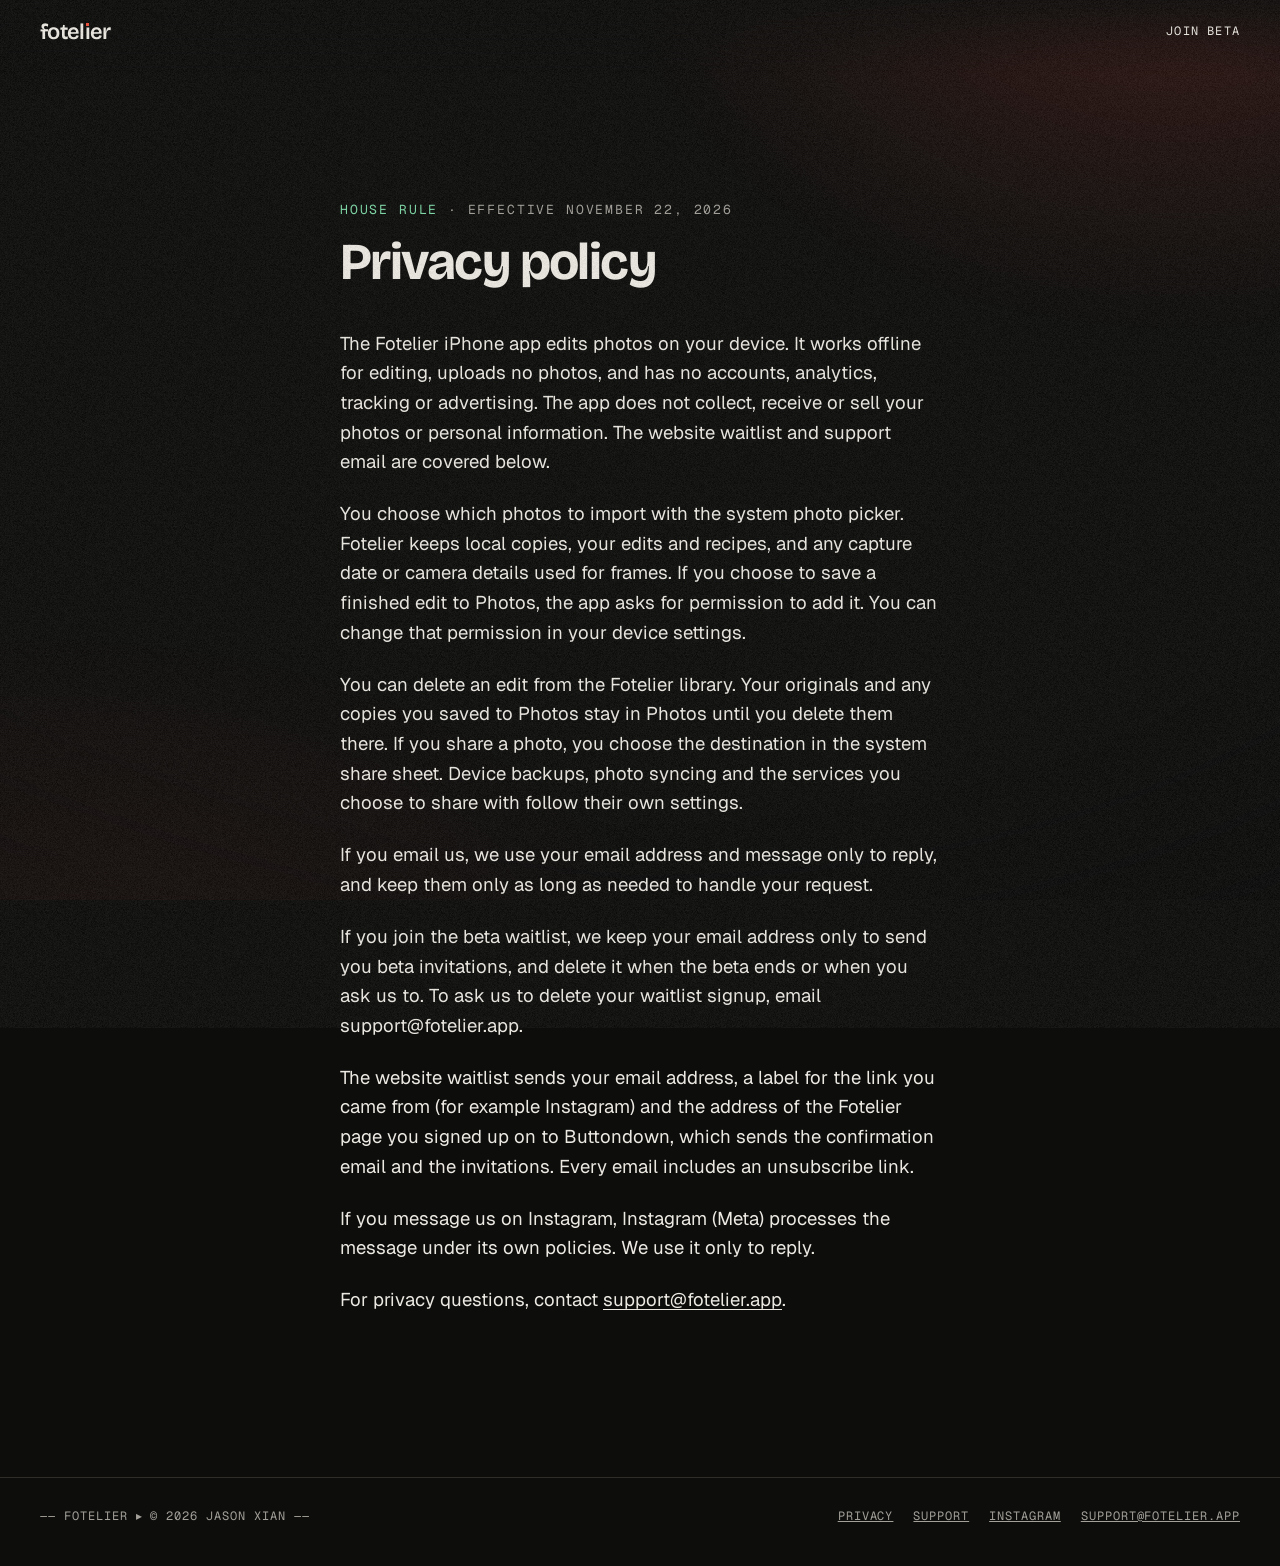
<file: privacy/index.html>
<!DOCTYPE html>
<html lang="en">
<head>
<meta charset="utf-8">
<meta name="viewport" content="width=device-width,initial-scale=1">
<title>Fotelier privacy policy</title>
<meta name="theme-color" content="#0D0D0C">
<link rel="icon" href="/assets/img/icon.svg" type="image/svg+xml">
<link rel="preconnect" href="https://fonts.googleapis.com">
<link rel="preconnect" href="https://fonts.gstatic.com" crossorigin>
<link rel="stylesheet" href="https://fonts.googleapis.com/css2?family=Bricolage+Grotesque:opsz,wdth,wght@12..96,75..100,200..800&amp;family=Geist:wght@400;500&amp;family=Geist+Mono:wght@400;500&amp;display=swap">
<link rel="stylesheet" href="/assets/site.css">
<script src="/assets/site.js" defer></script>
</head>
<body>
<div class="amb" aria-hidden="true"><i class="a01"></i><i class="a02"></i><i class="a03"></i><i class="a04"></i><i class="a05"></i><i class="a06"></i><i class="a07"></i><i class="a08"></i></div>
<header class="hd">
<a class="wmk" href="/"><span class="sr">fotelier</span><span aria-hidden="true">fotel<span class="wd">ı</span>er</span></a>
<a class="vf hl" href="/#invite">Join beta</a>
</header>

<main class="doc">
<p class="mono lg"><span class="sig">House rule</span> · Effective November 22, 2026</p>
<h1>Privacy policy</h1>
<p>The Fotelier iPhone app edits photos on your device. It works offline for editing, uploads no photos, and has no accounts, analytics, tracking or advertising. The app does not collect, receive or sell your photos or personal information. The website waitlist and support email are covered below.</p>
<p>You choose which photos to import with the system photo picker. Fotelier keeps local copies, your edits and recipes, and any capture date or camera details used for frames. If you choose to save a finished edit to Photos, the app asks for permission to add it. You can change that permission in your device settings.</p>
<p>You can delete an edit from the Fotelier library. Your originals and any copies you saved to Photos stay in Photos until you delete them there. If you share a photo, you choose the destination in the system share sheet. Device backups, photo syncing and the services you choose to share with follow their own settings.</p>
<p>If you email us, we use your email address and message only to reply, and keep them only as long as needed to handle your request.</p>
<p>If you join the beta waitlist, we keep your email address only to send you beta invitations, and delete it when the beta ends or when you ask us to. To ask us to delete your waitlist signup, email support@fotelier.app.</p>
<p>The website waitlist sends your email address, a label for the link you came from (for example Instagram) and the address of the Fotelier page you signed up on to Buttondown, which sends the confirmation email and the invitations. Every email includes an unsubscribe link.</p>
<p>If you message us on Instagram, Instagram (Meta) processes the message under its own policies. We use it only to reply.</p>
<p>For privacy questions, contact <a href="mailto:support@fotelier.app">support@fotelier.app</a>.</p>
</main>

<footer class="ft">
<span><span aria-hidden="true">—— </span>fotelier <span aria-hidden="true">▸</span> © 2026 Jason Xian<span aria-hidden="true"> ——</span></span>
<nav aria-label="Footer"><a href="/privacy/" aria-current="page">Privacy</a><a href="/support/">Support</a><a href="https://instagram.com/fotelier.app" rel="noopener">Instagram</a><a href="mailto:support@fotelier.app">support@fotelier.app</a></nav>
</footer>
</body>
</html>
</file>
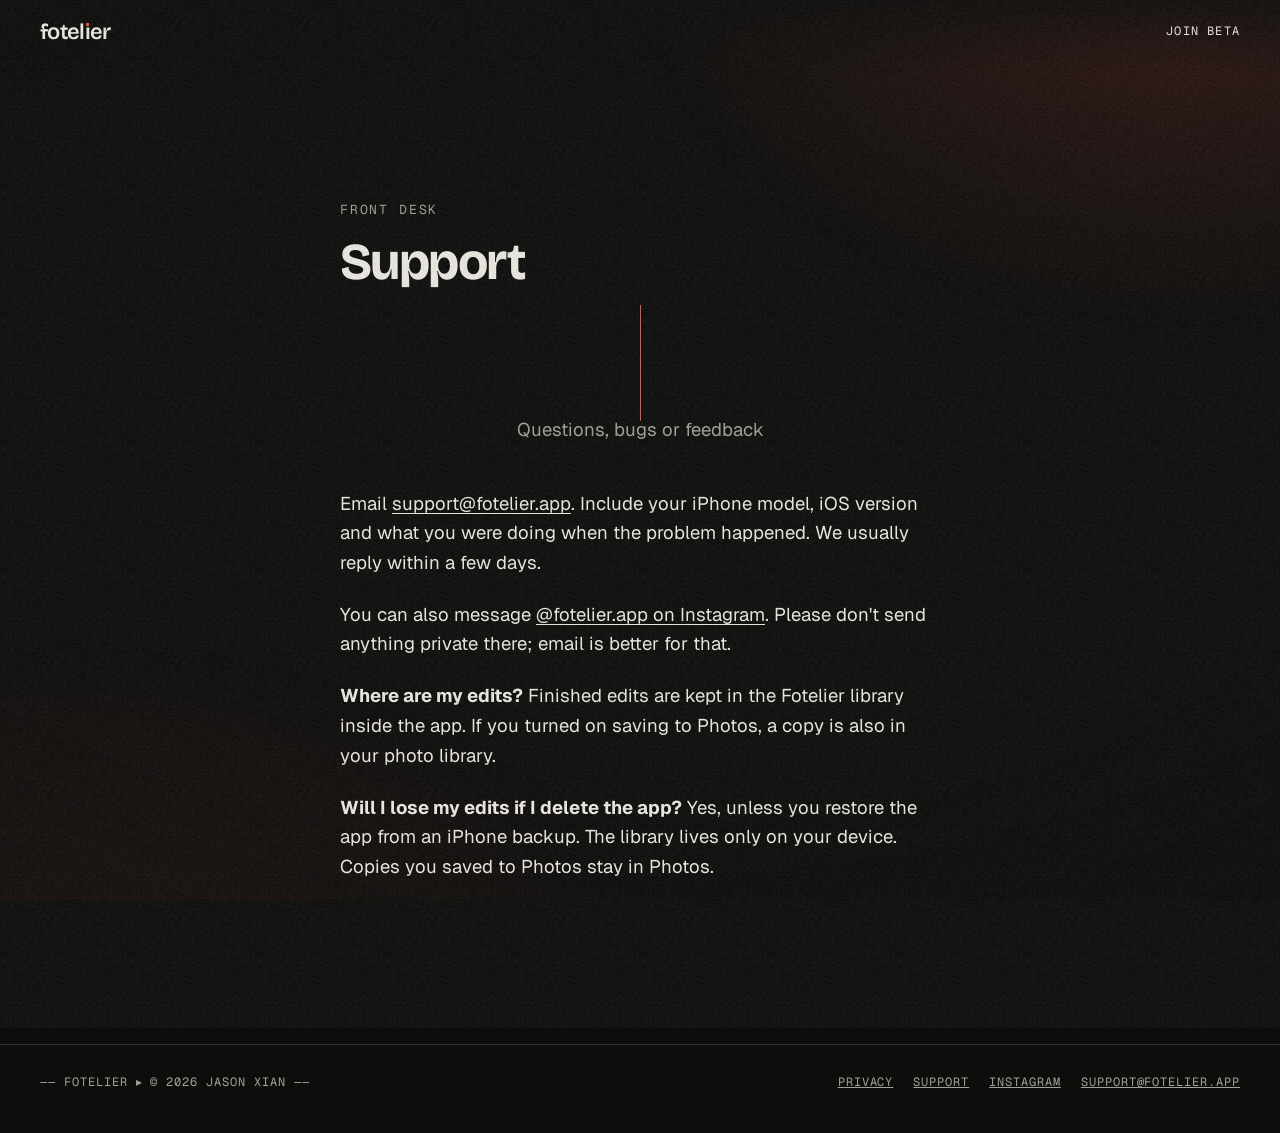
<file: support/index.html>
<!DOCTYPE html>
<html lang="en">
<head>
<meta charset="utf-8">
<meta name="viewport" content="width=device-width,initial-scale=1">
<title>Fotelier support</title>
<meta name="theme-color" content="#0D0D0C">
<link rel="icon" href="/assets/img/icon.svg" type="image/svg+xml">
<link rel="preconnect" href="https://fonts.googleapis.com">
<link rel="preconnect" href="https://fonts.gstatic.com" crossorigin>
<link rel="stylesheet" href="https://fonts.googleapis.com/css2?family=Bricolage+Grotesque:opsz,wdth,wght@12..96,75..100,200..800&amp;family=Geist:wght@400;500&amp;family=Geist+Mono:wght@400;500&amp;display=swap">
<link rel="stylesheet" href="/assets/site.css">
<script src="/assets/site.js" defer></script>
</head>
<body>
<div class="amb" aria-hidden="true"><i class="a01"></i><i class="a02"></i><i class="a03"></i><i class="a04"></i><i class="a05"></i><i class="a06"></i><i class="a07"></i><i class="a08"></i></div>
<header class="hd">
<a class="wmk" href="/"><span class="sr">fotelier</span><span aria-hidden="true">fotel<span class="wd">ı</span>er</span></a>
<a class="vf hl" href="/#invite">Join beta</a>
</header>

<main class="doc">
<p class="mono lg">Front desk</p>
<h1>Support</h1>
<p class="lead">Questions, bugs or feedback</p>
<p>Email <a href="mailto:support@fotelier.app">support@fotelier.app</a>. Include your iPhone model, iOS version and what you were doing when the problem happened. We usually reply within a few days.</p>
<p>You can also message <a href="https://instagram.com/fotelier.app" rel="noopener">@fotelier.app on Instagram</a>. Please don't send anything private there; email is better for that.</p>
<p><b>Where are my edits?</b> Finished edits are kept in the Fotelier library inside the app. If you turned on saving to Photos, a copy is also in your photo library.</p>
<p><b>Will I lose my edits if I delete the app?</b> Yes, unless you restore the app from an iPhone backup. The library lives only on your device. Copies you saved to Photos stay in Photos.</p>
</main>

<footer class="ft">
<span><span aria-hidden="true">—— </span>fotelier <span aria-hidden="true">▸</span> © 2026 Jason Xian<span aria-hidden="true"> ——</span></span>
<nav aria-label="Footer"><a href="/privacy/">Privacy</a><a href="/support/" aria-current="page">Support</a><a href="https://instagram.com/fotelier.app" rel="noopener">Instagram</a><a href="mailto:support@fotelier.app">support@fotelier.app</a></nav>
</footer>
</body>
</html>
</file>
<file: assets/site.css>
/* fotelier.app: The Developing Room (v4).
   Default rules are the final, readable state: what JS-off, older browsers and reduced motion start from.
   Scroll-driven motion lives in @supports (animation-timeline: view()); the .fb block is the JS fallback. */

:root{color-scheme:dark;--bg:#0D0D0C;--sf:#191917;--hl:#2E2D2A;--tx:#ECE9E2;--t2:#A3A099;--ac:#F0503A;--sg:#7ED9A6;--scrim:rgba(8,8,7,.72);--key:rgba(236,233,226,.5);--gut:clamp(16px,4vw,40px);--fd:"Bricolage Grotesque",system-ui,sans-serif;--fm:"Geist Mono",ui-monospace,monospace}
*,*::before,*::after{box-sizing:border-box}
html{background:var(--bg);-webkit-text-size-adjust:100%;text-size-adjust:100%}
body{margin:0;color:var(--tx);font:400 clamp(1rem,.93rem + .286vw,1.1875rem)/1.6 Geist,system-ui,sans-serif;-webkit-font-smoothing:antialiased}
a{color:var(--tx)}
:focus-visible{outline:2px solid var(--tx);outline-offset:4px}
main{overflow-x:clip}
.sr{position:absolute;width:1px;height:1px;margin:-1px;padding:0;overflow:hidden;clip-path:inset(50%);white-space:nowrap;border:0}

/* Grain: 128px tile on a fixed layer, stepped with transform; static under reduced motion */
body::after{content:"";position:fixed;inset:-128px;z-index:50;pointer-events:none;background:url(img/grain.png);opacity:.06}
@keyframes grain{0%{transform:translate(0,0)}25%{transform:translate(-61px,37px)}50%{transform:translate(43px,-23px)}75%{transform:translate(-19px,-71px)}100%{transform:translate(0,0)}}
@media (prefers-reduced-motion:no-preference){body::after{animation:grain .8s steps(1,end) infinite}@view-transition{navigation:auto}}

/* Type */
h1,h2{margin:0;font-family:var(--fd);font-weight:700}
h2{font-size:clamp(1.75rem,1.1rem + 2.667vw,3.5rem);line-height:1;letter-spacing:-.03em}
h2.display{font-size:clamp(2.5rem,.829rem + 6.857vw,7rem);line-height:.95;letter-spacing:-.04em}
.mono{font:400 12px/1.6 var(--fm);letter-spacing:.12em;text-transform:uppercase;color:var(--t2)}
.mono.lg{font-size:13px;letter-spacing:.14em}
.sub{margin:0;color:var(--t2)}
.note{margin:8px 0 0;font-size:14px;color:var(--t2)}

/* Wordmark: dotless ı with a safelight-red square for the dot */
.wd{position:relative}
.wd::after{content:"";position:absolute;left:50%;top:.215em;width:.14em;height:.14em;margin-left:-.07em;background:var(--ac)}

/* Viewfinder brackets on text links */
.vf{position:relative;display:inline-block;padding:14px 18px;text-decoration:none}
.vf::before{content:"";position:absolute;inset:-6px;border:2px solid var(--ac);opacity:0;transform:scale(1.06);transition:opacity .2s,transform .25s;pointer-events:none;clip-path:polygon(0 0,18px 0,18px 2px,2px 2px,2px 18px,0 18px,0 0,100% 0,100% 18px,calc(100% - 2px) 18px,calc(100% - 2px) 2px,calc(100% - 18px) 2px,calc(100% - 18px) 0,100% 0,100% 100%,calc(100% - 18px) 100%,calc(100% - 18px) calc(100% - 2px),calc(100% - 2px) calc(100% - 2px),calc(100% - 2px) calc(100% - 18px),100% calc(100% - 18px),100% 100%,0 100%,0 calc(100% - 18px),2px calc(100% - 18px),2px calc(100% - 2px),18px calc(100% - 2px),18px 100%,0 100%)}
.vf:hover::before,.vf:focus-visible::before{opacity:1;transform:none}
@media (prefers-reduced-motion:reduce){.vf::before{transition:none}}

/* Header */
.hd{position:fixed;top:0;left:0;right:0;z-index:20;display:flex;justify-content:space-between;align-items:center;padding:8px var(--gut) 18px;background:linear-gradient(to bottom,rgba(13,13,12,.88),rgba(13,13,12,0));pointer-events:none}
.hd a{pointer-events:auto;color:var(--tx)}
.wmk{display:inline-flex;align-items:center;min-height:44px;font:600 22px/1 var(--fd);letter-spacing:-.03em;text-decoration:none;view-transition-name:wordmark}
.hud{position:absolute;left:50%;top:50%;transform:translate(-50%,-50%);display:flex;align-items:center;gap:14px;font:400 11px/1 var(--fm);letter-spacing:.12em;text-transform:uppercase;white-space:nowrap;pointer-events:none}
.room{display:none}.js .room{display:inline}
.tmr{display:none;font-variant-numeric:tabular-nums}
.tmr::before{content:"";display:inline-block;width:6px;height:6px;margin:0 8px 1px 0;background:var(--ac);vertical-align:middle}
.dg{display:inline-block;height:1em;overflow:hidden;vertical-align:top}
.col{display:block;line-height:1em}
@media (max-width:380px){.room{display:none!important}}
.hl{margin-right:-18px;font:400 12px/1.6 var(--fm);letter-spacing:.1em;text-transform:uppercase}

/* Scenes: shared */
.scn{position:relative}
.stg{position:relative;display:flex;flex-direction:column;justify-content:center;gap:clamp(14px,3svh,28px);padding:clamp(88px,12vw,140px) var(--gut) clamp(40px,8vw,96px)}
.hrow{width:100%;max-width:1200px;margin:0 auto;display:flex;flex-wrap:wrap;justify-content:space-between;align-items:flex-end;gap:12px 32px}
.fill{display:grid;place-items:center;width:100%}

/* Prints: real photos (borderless crops) inside .ph; the look is a filter on the box */
.ph{position:relative;overflow:hidden;aspect-ratio:4/5}
.ph>img{display:block;width:100%;height:100%;object-fit:cover}
.lk{filter:sepia(.42) grayscale(0) saturate(1.18) contrast(1.04) brightness(1.01) hue-rotate(-4deg)}

/* 1 Safelight */
.s1 .stg{min-height:100svh;align-items:center;text-align:center;overflow:hidden;overflow:clip}
.halo{position:absolute;left:50%;top:50%;width:90vmin;height:90vmin;margin:-45vmin 0 0 -45vmin;border-radius:50%;background:radial-gradient(circle,rgba(240,80,58,.28) 0,rgba(240,80,58,.08) 40%,rgba(240,80,58,0) 70%);transform:scale(1.15);pointer-events:none}
.s1 .lg{position:relative;margin:0 0 18px}
.hprint{position:relative;margin:0 auto 22px;height:min(30svh,300px);aspect-ratio:926/1000;background:#E9E4DA;box-shadow:inset 0 0 0 1px var(--key)}
.hprint img{display:block;width:100%;height:100%}
.wm{position:relative;font-size:clamp(3.5rem,.157rem + 13.714vw,12.5rem);line-height:.9;letter-spacing:-.04em;font-variation-settings:"wdth" 100}
.lede{position:relative;margin:24px auto 0;max-width:30ch;font:500 clamp(1.3rem,1.06rem + 1.05vw,2rem)/1.2 var(--fd)}
.s1 .cue{position:absolute;bottom:28px;left:0;right:0;margin:0}

/* 2 Tray */
.s2 h2{max-width:16ch}.s2 .sub{max-width:34ch}
.tray{width:100%;max-width:1200px;background:var(--sf);padding:clamp(12px,2.5vw,28px);display:grid;grid-template-columns:repeat(3,minmax(0,1fr));gap:clamp(8px,1.6vw,18px);box-shadow:inset 0 0 0 1px var(--hl)}
@media (min-width:1000px){.tray{grid-template-columns:repeat(6,minmax(0,1fr))}}
.print{margin:0;position:relative;padding:6px;box-shadow:inset 0 0 0 1px var(--key)}
.paper{position:absolute;inset:6px;background:#E9E4DA;opacity:0}
.cap{margin:0;text-align:center}

/* 3 Film strip */
.s3 .stg{padding-left:0;padding-right:0}
.s3 .hrow{padding:0 var(--gut)}.s3 h2{max-width:17ch}.s3 .sub{max-width:36ch}
.trio{display:grid;grid-template-columns:repeat(3,minmax(0,1fr));gap:clamp(8px,1.6vw,18px);width:min(760px,100% - 32px);margin:0 auto;-webkit-touch-callout:none;-webkit-user-select:none;user-select:none;touch-action:pan-y}
.mat{background:var(--sf);padding:8px;box-shadow:inset 0 0 0 1px var(--key)}
.reel{position:relative;width:min(760px,100% - 32px);margin:0 auto}
.strip{list-style:none;margin:0;padding:0;display:grid;grid-template-columns:repeat(6,minmax(0,1fr));gap:clamp(6px,1.4vw,16px)}
.strip li{position:relative;text-align:center;-webkit-user-select:none;user-select:none;cursor:pointer}
.strip .sw{display:block;aspect-ratio:1;overflow:hidden;background:var(--sf)}
.strip .sw img{display:block;width:100%;height:100%;object-fit:cover;transition:transform .3s}
.strip li[data-look="00"] .sw img{filter:none}
.strip li[data-look=a1] .sw img{filter:sepia(.42) saturate(1.18) contrast(1.04) brightness(1.01) hue-rotate(-4deg)}
.strip li[data-look=b3] .sw img{filter:grayscale(1) contrast(1.2)}
.strip li[data-look=c2] .sw img{filter:sepia(.06) saturate(.6) contrast(.72) brightness(1.1)}
.strip li[data-look=d4] .sw img{filter:saturate(1.8) contrast(1.22) brightness(.97)}
.strip li[data-look=e1] .sw img{filter:sepia(.35) saturate(.85) contrast(1.05) brightness(1.02) hue-rotate(175deg)}
.strip .code{display:block;margin-top:8px;font:400 12px/1.2 var(--fm);letter-spacing:.12em;color:var(--t2)}
.strip .name{display:block;font:700 clamp(.85rem,1.5vw,1.25rem)/1.2 var(--fd);letter-spacing:-.01em}
.strip li::before{content:"";position:absolute;left:-4px;right:-4px;top:-4px;aspect-ratio:1;border:2px solid var(--ac);opacity:0;pointer-events:none;z-index:1}
.strip li[aria-current]::before,.s3[data-look="00"] li[data-look="00"]::before,.s3[data-look=a1] li[data-look=a1]::before,.s3[data-look=b3] li[data-look=b3]::before,.s3[data-look=c2] li[data-look=c2]::before,.s3[data-look=d4] li[data-look=d4]::before,.s3[data-look=e1] li[data-look=e1]::before{opacity:1}
.strip li[aria-current] .code{color:var(--ac)}
@media (hover:hover){.strip li:hover .sw img{transform:scale(1.08)}}
.track{display:none;position:relative;height:2px;margin-top:14px;background:var(--hl)}
.ride{position:absolute;inset:0;background:var(--ac);transform-origin:left;transform:scaleX(.952)}
.s3[data-look="00"] .trio .ph{filter:sepia(0) grayscale(0) saturate(1) contrast(1) brightness(1) hue-rotate(0deg)}
.s3[data-look=b3] .trio .ph{filter:sepia(0) grayscale(1) saturate(1) contrast(1.2) brightness(1) hue-rotate(0deg)}
.s3[data-look=c2] .trio .ph{filter:sepia(.06) grayscale(0) saturate(.6) contrast(.72) brightness(1.1) hue-rotate(0deg)}
.s3[data-look=d4] .trio .ph{filter:sepia(0) grayscale(0) saturate(1.8) contrast(1.22) brightness(.97) hue-rotate(0deg)}
.s3[data-look=e1] .trio .ph{filter:sepia(.35) grayscale(0) saturate(.85) contrast(1.05) brightness(1.02) hue-rotate(175deg)}
/* Hover a frame to peek at its look (beats the scroll animation, like compare) */
.s3[data-peek="00"] .trio .ph{filter:sepia(0) grayscale(0) saturate(1) contrast(1) brightness(1) hue-rotate(0deg)!important}
.s3[data-peek=a1] .trio .ph{filter:sepia(.42) grayscale(0) saturate(1.18) contrast(1.04) brightness(1.01) hue-rotate(-4deg)!important}
.s3[data-peek=b3] .trio .ph{filter:sepia(0) grayscale(1) saturate(1) contrast(1.2) brightness(1) hue-rotate(0deg)!important}
.s3[data-peek=c2] .trio .ph{filter:sepia(.06) grayscale(0) saturate(.6) contrast(.72) brightness(1.1) hue-rotate(0deg)!important}
.s3[data-peek=d4] .trio .ph{filter:sepia(0) grayscale(0) saturate(1.8) contrast(1.22) brightness(.97) hue-rotate(0deg)!important}
.s3[data-peek=e1] .trio .ph{filter:sepia(.35) grayscale(0) saturate(.85) contrast(1.05) brightness(1.02) hue-rotate(175deg)!important}
.s3[data-peek] .strip li[data-look]:hover .name{color:var(--ac)}
/* Hold to compare: !important beats the scroll animation, so the timeline keeps its place */
.s3.cmp .trio .ph{filter:none!important;transition:none!important}
.s3.ntr .trio .ph{transition:none!important}

/* 4 Easel */
.s4 .stg{align-items:center;text-align:center}
.easel{position:relative;width:min(420px,82vw);aspect-ratio:1;background:var(--sf);box-shadow:inset 0 0 0 1px var(--hl)}
.easel .ph{position:absolute;inset:0;aspect-ratio:auto;clip-path:inset(0 10% 0 10%)}
.crl-win{height:1.5em;overflow:hidden;font:400 14px/1.5 var(--fm);letter-spacing:.12em;text-transform:uppercase}
.crl span{display:block;height:1.5em}
.crops{list-style:none;margin:0;padding:0}
.crops .box{position:relative;aspect-ratio:1;background:var(--sf);box-shadow:inset 0 0 0 1px var(--hl)}
.crops .ph{position:absolute;inset:0;aspect-ratio:auto}
.crops .mono{display:block;margin-top:10px;color:var(--tx)}
.c45{clip-path:inset(0 10% 0 10%)}.c34{clip-path:inset(0 12.5% 0 12.5%)}.c11{clip-path:inset(0)}.c191{clip-path:inset(23.82% 0 23.82% 0)}.c916{clip-path:inset(0 21.875% 0 21.875%)}
.s4[data-crop="1"] .easel .ph{clip-path:inset(0 12.5% 0 12.5%)}.s4[data-crop="1"] .crl{transform:translateY(-1.5em)}
.s4[data-crop="2"] .easel .ph{clip-path:inset(0)}.s4[data-crop="2"] .crl{transform:translateY(-3em)}
.s4[data-crop="3"] .easel .ph{clip-path:inset(23.82% 0 23.82% 0)}.s4[data-crop="3"] .crl{transform:translateY(-4.5em)}
.s4[data-crop="4"] .easel .ph{clip-path:inset(0 21.875% 0 21.875%)}.s4[data-crop="4"] .crl{transform:translateY(-6em)}

/* 5 Matting room, 6 Contact sheet */
.flow{max-width:1200px;margin:0 auto;padding:clamp(48px,7vw,96px) var(--gut)}
.flow h2{margin:0 0 12px}.flow .sub{margin:0 0 48px;max-width:46ch}
.mats{display:grid;grid-template-columns:repeat(auto-fit,minmax(min(200px,42vw),1fr));gap:clamp(16px,3vw,40px);align-items:end}
.mats figure{margin:0}
.mats figcaption{margin-top:12px}
.frame{position:relative}
.f-white{background:#F4F1EA;padding:8% 8% 22%}
.f-film{background-color:#0A0A09;padding:14% 5%;background-image:radial-gradient(circle,#ECE9E2 0 2.5px,transparent 3px),radial-gradient(circle,#ECE9E2 0 2.5px,transparent 3px);background-size:14px 8px;background-repeat:space no-repeat;background-position:0 6px,0 calc(100% - 6px);box-shadow:inset 0 0 0 1px var(--hl)}
.f-instant{background:#EFE8DA;padding:7% 7% 30%}
.f-pick{background-color:#8BA65A;padding:8%}
.pick>*{pointer-events:none}
.pick.inspect{touch-action:none}
.loupe{position:absolute;left:0;top:0;z-index:3;width:120px;height:120px;border:2px solid var(--tx);border-radius:50%;overflow:hidden;background:var(--bg);opacity:0;pointer-events:none}
.loupe.on{opacity:1}
.loupe .lz{position:absolute;left:0;top:0;transform-origin:0 0}
.exif{margin:64px 0 0;font:400 clamp(12px,1.4vw,15px)/1.6 var(--fm);letter-spacing:.06em;white-space:nowrap;overflow:hidden}
.typed{display:inline-block;vertical-align:bottom}
.sheet{display:grid;grid-template-columns:repeat(4,minmax(0,1fr));gap:clamp(4px,.8vw,10px);background:var(--sf);padding:clamp(8px,1.6vw,18px);box-shadow:inset 0 0 0 1px var(--hl)}
.sheet .ph{aspect-ratio:1}
.sheet-cap{margin:12px 0 0}
.cols{display:grid;grid-template-columns:repeat(3,minmax(0,1fr));gap:clamp(18px,3vw,40px) clamp(14px,2.4vw,32px);align-items:end;margin:0 0 clamp(40px,6vw,72px)}
@media (max-width:700px){.cols{grid-template-columns:repeat(2,minmax(0,1fr))}}
.col{margin:0}
.col figcaption{margin-top:10px}
.cv{display:grid;gap:clamp(3px,.5vw,6px);padding:clamp(6px,1vw,12px)}
.col.white .cv{background:#F4F1EA}
.col.black .cv{background:#0A0A09;box-shadow:inset 0 0 0 1px var(--hl)}
.cv span{min-width:0;min-height:0;overflow:hidden}
.cv img{display:block;width:100%;height:100%;object-fit:cover}
.c2 .cv{aspect-ratio:4/5;grid-template:1fr/1fr 1fr}
.c3 .cv{aspect-ratio:9/16;grid-template:repeat(3,1fr)/1fr}
.c4 .cv{aspect-ratio:1;grid-template:1fr 1fr/1fr 1fr}
.c5 .cv{aspect-ratio:4/5;grid-template:1.4fr 1fr 1fr/1fr 1fr}.c5 .cv span:first-child{grid-column:span 2}
.c6 .cv{aspect-ratio:1;grid-template:1fr 1fr/repeat(3,1fr)}
.c9 .cv{aspect-ratio:1;grid-template:repeat(3,1fr)/repeat(3,1fr)}

/* Drying line: Jason's real exports, hung on a string. Static: a native horizontal line */
.s7 .stg{padding-left:0;padding-right:0}
.s7 .hrow{padding:0 var(--gut)}.s7 h2{max-width:14ch}.s7 .sub{max-width:38ch}
.line{list-style:none;margin:0;width:100%;padding:30px var(--gut) 34px;display:flex;align-items:flex-start;gap:clamp(22px,3vw,44px);overflow-x:auto;scroll-snap-type:x proximity;scrollbar-width:thin;scrollbar-color:var(--hl) transparent;--ph:min(52svh,440px);background:linear-gradient(var(--key),var(--key)) 0 16px/100% 1px no-repeat local}
.hang{position:relative;flex:none;height:var(--ph);aspect-ratio:var(--a);scroll-snap-align:center;transform-origin:50% -14px}
.hang img{display:block;width:100%;height:100%;object-fit:contain;background:var(--sf)}
.peg{position:absolute;left:50%;top:-22px;z-index:1;width:9px;height:28px;margin-left:-4.5px;background:linear-gradient(90deg,#6E5236,#8F6E4C 45%,#6E5236);box-shadow:inset 0 -9px 0 rgba(0,0,0,.18)}
.hang::after{content:attr(data-cur);position:absolute;left:0;top:calc(100% + 10px);font:400 11px/1 var(--fm);letter-spacing:.14em;color:var(--t2);opacity:0;transition:opacity .25s}
.hang:hover::after{opacity:1}
.line:hover .hang:not(:hover) img{filter:brightness(.55)}
.hang img{transition:filter .3s,translate .3s}

/* 7 Door */
.s8 .stg{min-height:100svh;align-items:center;text-align:center;overflow:hidden;overflow:clip}
.door{position:absolute;inset:0;background:var(--sf);transform-origin:left;box-shadow:inset -1px 0 0 var(--hl)}
.dc{position:relative}
.rule{margin:0 0 16px;color:var(--sg)}
.s8 h2{margin:0 auto;max-width:14ch}
.s8 .sub{margin:24px auto 0;max-width:40ch}

/* 8 Invite, 9 Footer */
.invite{min-height:90svh;display:flex;flex-direction:column;align-items:center;justify-content:center;text-align:center;padding:96px 16px}
.invite .mono{margin:0 0 18px}
.invite h2{margin:0 0 32px}
.big{font:500 clamp(1.3rem,1.06rem + 1.05vw,2rem)/1.3 var(--fd)}
.arr{color:var(--ac)}
.invite .note{margin:20px 0 0}
.alt{margin:14px 0 0;display:flex;flex-wrap:wrap;justify-content:center;align-items:center;gap:4px 12px;font:400 12px/1.6 var(--fm);letter-spacing:.08em;color:var(--t2)}
.alt .q{text-transform:uppercase;transition:color .3s}
.alt .addr{color:var(--tx);user-select:all;-webkit-user-select:all}
.alt .cp,.alt .gm{display:inline-flex;align-items:center;min-height:44px;padding:0 12px;font:inherit;letter-spacing:inherit;text-transform:uppercase;color:var(--tx);background:none;border:0;box-shadow:inset 0 0 0 1px var(--hl);text-decoration:none;cursor:pointer;transition:box-shadow .3s}
.alt .cp:hover,.alt .gm:hover,.alt .cp:focus-visible,.alt .gm:focus-visible{box-shadow:inset 0 0 0 1px var(--tx)}
.alt.nudge .q{color:var(--ac)}
.alt.nudge .cp,.alt.nudge .gm{box-shadow:inset 0 0 0 2px var(--ac)}
@media (prefers-reduced-motion:reduce){.alt .q,.alt .cp,.alt .gm{transition:none}}
.ft{border-top:1px solid var(--hl);padding:16px var(--gut) 28px;display:flex;flex-wrap:wrap;justify-content:space-between;align-items:center;gap:4px 12px;font:400 12px/1.6 var(--fm);letter-spacing:.08em;text-transform:uppercase;color:var(--t2)}
.ft .credit{flex-basis:100%;order:3;margin-top:4px;text-transform:none;letter-spacing:.04em;font-size:11px}
.ft nav{display:flex;flex-wrap:wrap;gap:0 8px;margin:0 -6px}
.ft a{display:inline-flex;align-items:center;min-height:44px;padding:0 6px;color:var(--t2)}

/* Privacy and Support */
.doc{max-width:680px;margin:0 auto;padding:clamp(120px,18vw,200px) var(--gut) clamp(80px,12vw,140px)}
.doc .mono{margin:0 0 16px}
.doc h1{font-size:clamp(1.75rem,1.1rem + 2.667vw,3.5rem);line-height:1;letter-spacing:-.03em;margin:0 0 16px}
.doc .lead{margin:0 0 40px;color:var(--t2)}
.doc p{margin:0 0 1.2em}
.doc h1+p:not(.lead){margin-top:40px}
.doc a{text-decoration-thickness:1px;text-underline-offset:3px;padding:10px 0}
.sig{color:var(--sg)}

/* Cursor on fine pointers (native on touch and reduced motion) */
@media (hover:hover) and (pointer:fine) and (prefers-reduced-motion:no-preference){.js .trio,.js .pick{cursor:crosshair}}

/* Leader lines: a red thread drawn between rooms, naming the next one */
.lead{position:relative;height:clamp(96px,16svh,160px);display:flex;align-items:flex-end;justify-content:center;padding-bottom:4px}
.lead::before{content:"";position:absolute;left:50%;top:0;bottom:28px;width:1px;background:var(--ac);transform-origin:top}
.lead span{font:400 11px/1 var(--fm);letter-spacing:.14em;text-transform:uppercase;color:var(--t2)}

/* Beacons: a pulsing mark on what you can touch; gone once you have used it */
.bc{position:absolute;z-index:4;display:none;align-items:center;gap:8px;pointer-events:none;transition:opacity .4s,visibility .4s}
.js .bc{display:flex}
.bc i{position:relative;flex:none;width:12px;height:12px;border-radius:50%;background:var(--ac)}
.bc i::after{content:"";position:absolute;inset:-6px;border:1.5px solid var(--ac);border-radius:50%}
.bc b{font:500 10px/1 var(--fm);letter-spacing:.16em;text-transform:uppercase;color:var(--tx);background:var(--scrim);padding:6px 8px;white-space:nowrap}
.trio{position:relative}
.bc-hold{left:50%;top:50%;transform:translate(-6px,-50%)}
.bc-look{left:50%;top:-38px;transform:translateX(-6px)}
.bc-pick{left:50%;top:42%;transform:translate(-6px,-50%)}
.loupe.on+.bc-pick,.did-hold .bc-hold,.did-look .bc-look,.did-pick .bc-pick{opacity:0;visibility:hidden}
@keyframes pulse{from{transform:scale(.5);opacity:1}to{transform:scale(1.9);opacity:0}}
@media (prefers-reduced-motion:no-preference){.bc i::after{animation:pulse 1.6s ease-out infinite}}

/* Room rail (wide desktops) and the hint line: where you are, what to try */
.rail,.hint{display:none}
@media (hover:hover) and (min-width:900px){
.js .hint{display:flex}
.hint{position:fixed;left:28px;bottom:22px;z-index:15;margin:0;align-items:center;gap:10px;max-width:min(300px,22vw);padding:8px 10px;background:var(--scrim);font:400 11px/1.4 var(--fm);letter-spacing:.1em;text-transform:uppercase;color:var(--tx);pointer-events:none;opacity:0;transition:opacity .6s}
.hint.show{opacity:1}
.hint i{flex:none;width:6px;height:6px;background:var(--ac)}
}
@media (hover:hover) and (min-width:1360px){
.js .rail{display:block}
.rail{position:fixed;left:32px;top:50%;z-index:15;width:2px;height:min(54svh,520px);margin-top:calc(min(54svh,520px) / -2);background:var(--hl)}
.rail a{position:absolute;left:-5px;height:44px;margin-top:-22px;display:flex;align-items:center;gap:10px;text-decoration:none;font:400 10px/1 var(--fm);letter-spacing:.14em;text-transform:uppercase;color:var(--t2);white-space:nowrap}
.rail a::before{content:"";flex:none;width:12px;height:12px;background:var(--bg);box-shadow:inset 0 0 0 1.5px var(--t2)}
.rail a b{font-weight:400}
.rail a span{opacity:0;transition:opacity .2s}
.rail a:hover span,.rail a:focus-visible span,.rail a.now span{opacity:1}
.rail a.now{color:var(--tx)}
.rail a.now::before{background:var(--ac);box-shadow:none}
.rail-fill{position:absolute;left:0;top:0;width:2px;height:100%;background:var(--ac);transform-origin:top;transform:scaleY(0)}
.rail-head{position:absolute;left:-3px;top:0;width:8px;height:100%;pointer-events:none}
.rail-head::before{content:"";position:absolute;left:0;top:-4px;width:8px;height:8px;background:var(--tx)}
}

/* Hover effects on fine pointers */
@media (hover:hover){
.print::after{content:"";position:absolute;inset:6px;background:#E9E4DA;opacity:0;pointer-events:none}
.print:hover::after{animation:redip 1.8s cubic-bezier(.2,.7,.3,1)}
.easel .ph::after{content:"";position:absolute;inset:0;opacity:0;transition:opacity .3s;background:linear-gradient(90deg,transparent calc(33.33% - .5px),rgba(236,233,226,.7) 0 calc(33.33% + .5px),transparent 0 calc(66.67% - .5px),rgba(236,233,226,.7) 0 calc(66.67% + .5px),transparent 0),linear-gradient(transparent calc(33.33% - .5px),rgba(236,233,226,.7) 0 calc(33.33% + .5px),transparent 0 calc(66.67% - .5px),rgba(236,233,226,.7) 0 calc(66.67% + .5px),transparent 0)}
.easel:hover .ph::after{opacity:1}
.sheet:hover .ph:not(:hover){filter:sepia(.42) grayscale(0) saturate(1.18) contrast(1.04) brightness(.45) hue-rotate(-4deg)}
.cols:hover .col:not(:hover) .cv{filter:brightness(.5)}
}
@media (hover:hover) and (prefers-reduced-motion:no-preference){
.mats .frame:not(.f-pick){transition:transform .2s ease-out}
.sheet .ph{transition:translate .25s,scale .25s,filter .25s}
.sheet .ph:hover{scale:1.04;z-index:1}
.hang:hover img{translate:0 -6px}
.cv{transition:translate .3s,filter .3s}
.col:hover .cv{translate:0 -8px}
}
@media (prefers-reduced-motion:reduce){.cur .dot,.cur .lbl,.glow,.easel .ph::after{transition:none}}
@keyframes redip{from{opacity:.96}to{opacity:0}}

/* Custom cursor: viewfinder ring, safelight-red dot, a word for what you can do; the safelight follows you */
.cc,.cc *{cursor:none!important}
/* The room's light. One fixed layer per room, crossfaded as you walk through; a vignette keeps the eye on the prints.
   Without JS the safelight stays on. Identity colours only, at low alpha. */
.amb{position:fixed;inset:0;z-index:-2;pointer-events:none;overflow:hidden}
.amb i{position:absolute;inset:0;opacity:0;transition:opacity 1.6s ease}
.amb::after{content:"";position:absolute;inset:0;background:radial-gradient(ellipse 120% 95% at 50% 42%,rgba(8,8,7,0) 52%,rgba(8,8,7,.6) 100%)}
.a01{background:radial-gradient(62vmax 46vmax at 92% -10%,rgba(240,80,58,.213),rgba(240,80,58,.062) 45%,rgba(240,80,58,0) 72%),radial-gradient(70vmax 42vmax at 4% 112%,rgba(240,80,58,.088),rgba(240,80,58,0) 70%)}
.a02{background:radial-gradient(60vmax 70vmax at -12% 46%,rgba(236,233,226,.080),rgba(236,233,226,0) 66%),radial-gradient(50vmax 60vmax at 112% 60%,rgba(240,80,58,.096),rgba(240,80,58,0) 66%)}
.a03{background:radial-gradient(46vmax 34vmax at 50% -12%,rgba(236,233,226,.120),rgba(236,233,226,.032) 48%,rgba(236,233,226,0) 74%)}
.a04{background:radial-gradient(90vmax 46vmax at 50% 114%,rgba(126,217,166,.128),rgba(126,217,166,.032) 50%,rgba(126,217,166,0) 72%),radial-gradient(50vmax 30vmax at 96% -6%,rgba(240,80,58,.096),rgba(240,80,58,0) 70%)}
.a05{background:radial-gradient(30vw 150vh at 50% -42%,rgba(236,233,226,.15),rgba(236,233,226,.05) 55%,rgba(236,233,226,0) 86%),radial-gradient(40vw 22vh at 50% 78%,rgba(236,233,226,.05),rgba(236,233,226,0) 70%)}
.a06{background:radial-gradient(22vmax 40vmax at 27% -8%,rgba(236,233,226,.096),rgba(236,233,226,0) 72%),radial-gradient(22vmax 40vmax at 73% -8%,rgba(236,233,226,.096),rgba(236,233,226,0) 72%)}
.a07{background:radial-gradient(84vmax 42vmax at 50% 110%,rgba(236,233,226,.120),rgba(236,233,226,.032) 52%,rgba(236,233,226,0) 74%)}
.a08{background:radial-gradient(70vmax 40vmax at 50% 112%,rgba(240,80,58,.192),rgba(240,80,58,.048) 50%,rgba(240,80,58,0) 74%)}
html:not([data-at]) .a01,[data-at="01"] .a01,[data-at="02"] .a02,[data-at="03"] .a03,[data-at="04"] .a04,[data-at="05"] .a05,[data-at="06"] .a06,[data-at="07"] .a07,[data-at="08"] .a08,[data-at="09"] .a08{opacity:1}
@media (prefers-reduced-motion:reduce){.amb i{transition-duration:.4s}}

/* Film rebate: the page is a strip of film. It keeps moving while a room is pinned, so a scroll always shows. */
main{position:relative}
.reb{position:absolute;top:0;bottom:0;right:3px;z-index:-1;width:10px;pointer-events:none;background:url("data:image/svg+xml,%3Csvg xmlns='http://www.w3.org/2000/svg' width='10' height='18'%3E%3Crect x='2' y='5' width='6' height='8' rx='1.5' fill='%23191917' stroke='%232E2D2A'/%3E%3C/svg%3E") repeat-y}
.reb span{display:none}
@media (min-width:1280px){
.reb{right:6px;width:42px;background:url("data:image/svg+xml,%3Csvg xmlns='http://www.w3.org/2000/svg' width='42' height='30'%3E%3Crect x='24' y='8' width='12' height='15' rx='2.5' fill='%23191917' stroke='%232E2D2A'/%3E%3C/svg%3E") repeat-y}
.reb span{display:block;position:absolute;left:2px;writing-mode:vertical-rl;font:400 10px/1 var(--fm);letter-spacing:.22em;color:var(--t2);opacity:.42;white-space:nowrap}
.reb span b{font-weight:400;color:var(--ac)}
}
.cur{position:fixed;left:0;top:0;z-index:60;pointer-events:none;opacity:0;transition:opacity .25s}
.cur.vis{opacity:1}
.cur>span{position:fixed;left:0;top:0}
.cur .cn{width:9px;height:9px;border:0 solid var(--tx);mix-blend-mode:difference}
.cur .c1{border-width:1.5px 0 0 1.5px}
.cur .c2{border-width:1.5px 1.5px 0 0;margin-left:-9px}
.cur .c3{border-width:0 0 1.5px 1.5px;margin-top:-9px}
.cur .c4{border-width:0 1.5px 1.5px 0;margin:-9px 0 0 -9px}
.cur .dot{transition:opacity .2s}
.cur.lock .dot{opacity:0}
.cc .vf:hover::before{opacity:0}
.cur .dot{width:6px;height:6px;margin:-3px 0 0 -3px;background:var(--ac)}
.cur .lbl{font:500 10px/1 var(--fm);letter-spacing:.16em;text-transform:uppercase;color:var(--tx);mix-blend-mode:difference;white-space:nowrap;opacity:0;transition:opacity .2s}
.cur.on .lbl{opacity:1}
.glow{position:fixed;left:0;top:0;z-index:-1;width:520px;height:520px;margin:-260px 0 0 -260px;border-radius:50%;background:radial-gradient(circle,rgba(240,80,58,.14),rgba(240,80,58,.05) 38%,rgba(240,80,58,0) 68%);pointer-events:none;opacity:0;transition:opacity .4s}
.glow.vis{opacity:1}

/* ---------- Static versions: reduced motion, and screens too short to pin ---------- */
@media (prefers-reduced-motion:reduce),(max-height:519px),(max-width:767px){
.easel,.crl-win{display:none}
.crops.sr{position:static;width:100%;max-width:1000px;height:auto;margin:0;overflow:visible;clip-path:none;white-space:normal;display:grid;grid-template-columns:repeat(auto-fit,minmax(min(140px,40vw),1fr));gap:clamp(12px,2vw,24px)}
.s3 .trio .ph{transition:filter .2s}
.js .strip li{cursor:pointer}
}

/* ---------- Pinned scenes, CSS scroll-driven (Safari/iOS 26+, Chrome 115+, Firefox 159+) ---------- */
@keyframes wid{from{font-variation-settings:"wdth" 75}to{font-variation-settings:"wdth" 100}}
@keyframes glow{from{opacity:.25;transform:scale(.7)}to{opacity:1;transform:scale(1.15)}}
@keyframes dev{from{opacity:1}to{opacity:0}}
@keyframes settle{from{transform:scale(.985)}to{transform:none}}
@keyframes looks{0%,10%{filter:sepia(0) grayscale(0) saturate(1) contrast(1) brightness(1) hue-rotate(0deg)}20%,28%{filter:sepia(.42) grayscale(0) saturate(1.18) contrast(1.04) brightness(1.01) hue-rotate(-4deg)}38%,46%{filter:sepia(0) grayscale(1) saturate(1) contrast(1.2) brightness(1) hue-rotate(0deg)}56%,64%{filter:sepia(.06) grayscale(0) saturate(.6) contrast(.72) brightness(1.1) hue-rotate(0deg)}74%,82%{filter:sepia(0) grayscale(0) saturate(1.8) contrast(1.22) brightness(.97) hue-rotate(0deg)}92%,100%{filter:sepia(.35) grayscale(0) saturate(.85) contrast(1.05) brightness(1.02) hue-rotate(175deg)}}
/* The highlight follows the looks keyframes; the playhead meets each thumbnail mid-hold */
@keyframes rideX{from{transform:scaleX(.033)}to{transform:scaleX(.952)}}
@keyframes mk0{0%{opacity:1}0%,14%{opacity:1}16%{opacity:0}100%{opacity:0}}
@keyframes mk1{0%{opacity:0}14%{opacity:0}16%,32%{opacity:1}34%{opacity:0}100%{opacity:0}}
@keyframes mk2{0%{opacity:0}32%{opacity:0}34%,50%{opacity:1}52%{opacity:0}100%{opacity:0}}
@keyframes mk3{0%{opacity:0}50%{opacity:0}52%,68%{opacity:1}70%{opacity:0}100%{opacity:0}}
@keyframes mk4{0%{opacity:0}68%{opacity:0}70%,86%{opacity:1}88%{opacity:0}100%{opacity:0}}
@keyframes mk5{0%{opacity:0}86%{opacity:0}88%,100%{opacity:1}100%{opacity:1}}
@keyframes easel{0%,14%{clip-path:inset(0 10% 0 10%)}22%,34%{clip-path:inset(0 12.5% 0 12.5%)}42%,54%{clip-path:inset(0 0 0 0)}62%,74%{clip-path:inset(23.82% 0 23.82% 0)}82%,100%{clip-path:inset(0 21.875% 0 21.875%)}}
@keyframes crlab{0%,14%{transform:translateY(0)}22%,34%{transform:translateY(-1.5em)}42%,54%{transform:translateY(-3em)}62%,74%{transform:translateY(-4.5em)}82%,100%{transform:translateY(-6em)}}
@keyframes shut{from{transform:scaleX(0)}to{transform:scaleX(1)}}
@keyframes rise{from{opacity:0;transform:translateY(40px)}to{opacity:1;transform:none}}
@keyframes type{from{clip-path:inset(0 100% 0 0)}to{clip-path:inset(0)}}
@keyframes develop{from{opacity:1;filter:brightness(1.7) contrast(.5) sepia(.5)}to{opacity:1;filter:brightness(1) contrast(1) sepia(0)}}
@keyframes grow{from{transform:scaleY(0)}to{transform:scaleY(1)}}
@keyframes fillY{from{transform:scaleY(0)}to{transform:scaleY(1)}}
@keyframes ride{from{transform:translateY(0)}to{transform:translateY(100%)}}
@keyframes bar{from{transform:scaleX(0)}to{transform:scaleX(1)}}
@keyframes agitate{0%,100%{rotate:0deg}12.5%,62.5%{rotate:.5deg}37.5%,87.5%{rotate:-.5deg}}
@keyframes pull{to{transform:translateX(calc(-100% + 100vw))}}
@keyframes sway{0%{rotate:-2.5deg}20%{rotate:2deg}40%{rotate:-1.5deg}60%{rotate:2.5deg}80%{rotate:-2deg}100%{rotate:1deg}}
/* Timer odometer: each column holds its digits plus a repeat of the first, and rolls in whole steps */
@keyframes roll10{to{transform:translateY(-90.9091%)}}
@keyframes roll6{to{transform:translateY(-85.7143%)}}
@keyframes roll7{to{transform:translateY(-85.7143%)}}
@keyframes fly{from{opacity:0;transform:translate(var(--dx),120px) rotate(var(--rot))}to{opacity:1;transform:none}}

@supports (animation-timeline:view()){
@media (min-width:768px){
@media (prefers-reduced-motion:no-preference) and (min-height:520px){
.s1{height:180svh}.s2{height:280svh}.s3{height:400svh}.s4{height:280svh}.s7{height:420svh}.s8{height:200svh}
.scn>.stg{position:sticky;top:0;height:100svh;overflow:clip;padding-top:72px;padding-bottom:24px}
.fill{flex:1 1 0;min-height:0;container-type:size}
.tray{width:min(1200px,100%,120cqh)}
.trio{width:min(760px,100% - 32px,240cqh + 30px)}
.easel{width:min(420px,82vw,100cqh)}
.track{display:block}
.s3 .strip li:nth-child(1)::before{animation:mk0 linear both;animation-timeline:--t3;animation-range:contain 0% contain 100%}
.s3 .strip li:nth-child(2)::before{animation:mk1 linear both;animation-timeline:--t3;animation-range:contain 0% contain 100%}
.s3 .strip li:nth-child(3)::before{animation:mk2 linear both;animation-timeline:--t3;animation-range:contain 0% contain 100%}
.s3 .strip li:nth-child(4)::before{animation:mk3 linear both;animation-timeline:--t3;animation-range:contain 0% contain 100%}
.s3 .strip li:nth-child(5)::before{animation:mk4 linear both;animation-timeline:--t3;animation-range:contain 0% contain 100%}
.s3 .strip li:nth-child(6)::before{animation:mk5 linear both;animation-timeline:--t3;animation-range:contain 0% contain 100%}
.line{overflow:visible;scroll-snap-type:none;width:max-content;background-attachment:scroll;--ph:min(440px,100cqh - 70px)}
.scn>.stg::after{content:"";position:absolute;left:0;right:0;bottom:0;height:2px;background:var(--ac);transform-origin:left;animation:bar linear both;animation-range:contain 0% contain 100%}
.s1>.stg::after{animation-timeline:--t1}.s2>.stg::after{animation-timeline:--t2}.s3>.stg::after{animation-timeline:--t3}.s4>.stg::after{animation-timeline:--t4}.s7>.stg::after{animation-timeline:--t7}.s8>.stg::after{animation-timeline:--t8}
.s1 .hprint img{animation:develop linear both;animation-timeline:--t1;animation-range:contain 0% contain 75%}
.s2 .tray{animation:agitate linear both;animation-timeline:--t2;animation-range:contain 0% contain 100%}
.s7 .line{animation:pull linear both;animation-timeline:--t7;animation-range:contain 0% contain 100%}
.s7 .hang{animation:sway linear both;animation-timeline:--t7;animation-range:contain 0% contain 100%}
.s7 .hang:nth-child(even){animation-direction:reverse}
.s1{view-timeline:--t1}.s2{view-timeline:--t2}.s3{view-timeline:--t3}.s4{view-timeline:--t4}.s7{view-timeline:--t7}.s8{view-timeline:--t8}
.s1 .wm{animation:wid linear both;animation-timeline:--t1;animation-range:contain 0% contain 80%}
.s1 .halo{animation:glow linear both;animation-timeline:--t1;animation-range:contain 0% contain 90%}
.s2 .paper{animation:dev linear both;animation-timeline:--t2;animation-range:contain 0% contain 70%}
.s2 .print .ph{animation:settle linear both;animation-timeline:--t2;animation-range:contain 0% contain 70%}
.s3 .trio .ph{animation:looks linear both;animation-timeline:--t3;animation-range:contain 0% contain 100%}
.s3 .ride{animation:rideX linear both;animation-timeline:--t3;animation-range:contain 0% contain 100%}
.s4 .easel .ph{animation:easel linear both;animation-timeline:--t4;animation-range:contain 0% contain 100%}
.s4 .crl{animation:crlab linear both;animation-timeline:--t4;animation-range:contain 0% contain 100%}
.s8 .door{animation:shut linear both;animation-timeline:--t8;animation-range:contain 0% contain 55%}
}
@media (prefers-reduced-motion:no-preference) and (min-width:1000px) and (min-height:520px){.tray{width:min(1200px,100%,460cqh)}}
.tmr{display:inline}
.rail-fill{animation:fillY linear both;animation-timeline:scroll(root)}
.rail-head{animation:ride linear both;animation-timeline:scroll(root)}
.do .col{animation:roll10 steps(10) 36 both;animation-timeline:scroll(root)}
.dt .col{animation:roll6 steps(6) 6 both;animation-timeline:scroll(root)}
.dm .col{animation:roll7 steps(6) 1 both;animation-timeline:scroll(root)}
@media (prefers-reduced-motion:no-preference){
.lead{view-timeline:--ld}
.lead::before{animation:grow linear both;animation-timeline:--ld;animation-range:entry 10% cover 55%}
.lead span{animation:rise linear both;animation-timeline:--ld;animation-range:entry 40% cover 60%}
.rv{animation:rise linear both;animation-timeline:view();animation-range:entry 10% cover 35%}
.typed{animation:type steps(44) both;animation-timeline:view();animation-range:entry 40% cover 45%}
.fl{animation:fly linear both;animation-timeline:view();animation-range:entry 0% cover 40%}
}
}

} /* Desktop scroll-driven animations */

/* ---------- JS fallback (no animation-timeline): .fb pins and reads --p (0-1) per scene ---------- */
.fb .s1{height:180svh}.fb .s2{height:280svh}.fb .s3{height:400svh}.fb .s4{height:280svh}.fb .s7{height:420svh}.fb .s8{height:200svh}
.fb .scn>.stg{position:sticky;top:0;height:100svh;overflow:hidden;overflow:clip;padding-top:72px;padding-bottom:24px}
.fb .fill{flex:1 1 0;min-height:0;container-type:size}
.fb .tray{width:min(1200px,100%,120cqh)}
@media (min-width:1000px){.fb .tray{width:min(1200px,100%,460cqh)}}
.fb .trio{width:min(760px,100% - 32px,240cqh + 30px)}
.fb .easel{width:min(420px,82vw,100cqh)}
.fb .track{display:block}
.fb .ride{transform:scaleX(calc(.033 + .919 * var(--p,0)))}
.fb .s1 .wm{font-variation-settings:"wdth" calc(75 + 25 * min(var(--p,1) / .8, 1))}
.fb .s1 .halo{opacity:calc(.25 + .75 * min(var(--p,1) / .9, 1));transform:scale(calc(.7 + .45 * min(var(--p,1) / .9, 1)))}
.fb .s2 .paper{opacity:calc(1 - min(var(--p,1) / .7, 1))}
.fb .s2 .print .ph{transform:scale(calc(.985 + .015 * min(var(--p,1) / .7, 1)))}
.fb .s3 .trio .ph{transition:filter .2s}
.fb .s4 .easel .ph{transition:clip-path .25s}.fb .s4 .crl{transition:transform .25s}
.fb .line{overflow:visible;scroll-snap-type:none;width:max-content;background-attachment:scroll;--ph:min(440px,100cqh - 70px);transform:translateX(calc((-100% + 100vw) * var(--p,0)))}
.fb .scn>.stg::after{content:"";position:absolute;left:0;right:0;bottom:0;height:2px;background:var(--ac);transform-origin:left;transform:scaleX(var(--p,0))}
.fb .s1 .hprint img{opacity:1}
.fb .s8 .door{transform:scaleX(min(var(--p,1) / .55, 1))}
/* Entry fallback (.io): JS adds .in when an element comes into view */
.io .rv,.io .fl{transition:opacity .7s,transform .7s}
.io .rv:not(.in){opacity:0;transform:translateY(40px)}
.io .fl:not(.in){opacity:0;transform:translateY(120px) rotate(var(--rot))}
.io .typed{transition:clip-path 1.4s steps(44)}
.io .typed:not(.in){clip-path:inset(0 100% 0 0)}

/* Invitation: one field and a viewfinder text action. */
.waitlist{width:min(100%,620px);text-align:left}
.waitlist label{display:block;margin-bottom:8px;font-size:16px}
.waitlist-row{display:flex;gap:16px;align-items:center}
.waitlist input[type=email]{min-width:0;flex:1;min-height:52px;padding:12px;color:var(--tx);background:var(--sf);border:1px solid var(--t2);border-radius:0;font:inherit}
.waitlist button{flex:none;min-height:52px;color:var(--tx);background:transparent;border:0;border-radius:0;font:inherit;cursor:pointer}
.waitlist button:disabled{opacity:.6;cursor:wait}
.waitlist-status{min-height:3.2em;margin:12px 0 0;font-size:16px}
.waitlist-status[data-error]{color:var(--ac)}
@media(max-width:600px){.waitlist-row{flex-direction:column;align-items:stretch;gap:8px}.waitlist button{align-self:center}.waitlist input[type=email]{width:100%;flex:auto}}

/* First screen: readable copy and the same three photographs before and after. */
.s1 .stg{gap:12px}
.s1 .lg{margin:0}
.s1 .wm{font-size:clamp(3.5rem,7vw,6rem)}
.s1 .lede{margin:4px 0 0}
.hero-explain{position:relative;max-width:48ch;margin:0;color:var(--t2)}
.hero-demo{position:relative;width:min(100%,600px);margin:0;display:grid;gap:10px}
.hero-set>p{margin:0 0 6px;font-size:12px}
.hero-photos{display:grid;grid-template-columns:repeat(3,minmax(0,1fr));gap:12px}
.hero-mat{height:clamp(60px,11svh,110px);overflow:hidden;box-shadow:inset 0 0 0 1px var(--key)}
.hero-mat img{display:block;width:100%;height:100%;object-fit:cover}
.hero-set.edited .hero-mat{padding:5px;background:#F4F1EA}
.hero-set.edited img{filter:sepia(.42) grayscale(0) saturate(1.18) contrast(1.04) brightness(1.01) hue-rotate(-4deg)}
.hero-demo figcaption{font-size:12px;letter-spacing:.05em}
.hero-join{position:relative;font-size:16px}
.s1 .cue{display:none}

/* Phones use normal document flow. No scroll-driven entry effects or pinning. */
@media(max-width:767px){
 .bc-pick{left:auto;right:8px;transform:translateY(-50%)}
 .scn{height:auto}
 .scn>.stg{position:relative;height:auto;min-height:0;overflow:visible;padding-top:64px;padding-bottom:40px}
 .s1>.stg{padding-top:80px;gap:12px}
 .s1 .wm{font-size:3.5rem}
 .s1 .lede{font-size:1.3rem}
 .hero-explain{font-size:16px;line-height:1.5}
 .hero-photos{gap:8px}
 .hero-mat{height:72px}
 .hero-set>p{font-size:11px;letter-spacing:.05em}
 .hero-demo figcaption{font-size:11px;letter-spacing:.02em}
 .s8 .door{display:none}
 .s8 .stg{background:var(--sf)}
 .hud{display:none}
 .lead{padding-top:28px;padding-bottom:28px}
 .line{--ph:min(44svh,320px)}
 .invite{min-height:0;padding:80px 20px;scroll-margin-top:64px}
 .invite h2{margin-bottom:24px}
}

.ig{display:flex;gap:20px;align-items:center;justify-content:center;max-width:560px;margin:20px auto 0;text-align:left}.ig .note{margin:0;max-width:34ch}@media(max-width:600px){.ig{text-align:center}}

/* ---------- Phones: motion made for a thumb. In-flow reveals, two short pins, a swipeable strip of collages.
   Desktop rules above are untouched; reduced motion and short screens keep the static flow. ---------- */
.rack,.c16{display:contents}
@keyframes p-in{from{opacity:0;transform:translateY(16px)}}
@keyframes wmdev{from{opacity:0;filter:blur(10px) brightness(2.2)}to{opacity:1;filter:none}}
@keyframes p-on{from{opacity:0}}
@keyframes sweep{0%{transform:translateX(-100%);opacity:1}90%{opacity:1}100%{transform:none;opacity:0}}
@keyframes p-gone{to{opacity:0}}
@media (max-width:767px) and (min-height:520px) and (prefers-reduced-motion:no-preference){
/* First screen: a big wordmark that develops in, then one edit sweeps across all three photos */
.s1 .stg>:not(.halo){animation:p-in .7s cubic-bezier(.2,.7,.2,1) both}
.s1 .stg>.lede{animation-delay:.16s}.s1 .stg>.hero-explain{animation-delay:.24s}.s1 .stg>.hero-demo{animation-delay:.32s}.s1 .stg>.hero-join{animation-delay:.4s}
.s1 .stg>.wm{font-size:min(24vw,6.5rem);animation:wmdev 1.1s cubic-bezier(.2,.7,.2,1) .05s both}
.hero-demo{grid-template-areas:"set" "cap"}
.hero-demo figcaption{grid-area:cap}
.hero-set{grid-area:set}
.hero-set>p{font-size:12px;letter-spacing:.1em;color:var(--tx)}
.hero-mat{height:clamp(92px,13svh,124px)}
.hero-set:not(.edited)>p{animation:p-gone .25s 1.15s both}
/* Each photo turns into the edited print as the red line passes it (opacity only, so it stays on the compositor) */
.hero-set.edited>p,.hero-set.edited .hero-mat{animation:p-on .35s ease-out 1.3s both}
.hero-set.edited .hero-mat:nth-child(2){animation-delay:1.75s}.hero-set.edited .hero-mat:nth-child(3){animation-delay:2.15s}
.hero-set.edited{position:relative}
.hero-set.edited::after{content:"";position:absolute;left:0;top:0;bottom:0;width:100%;border-right:2px solid var(--ac);pointer-events:none;animation:sweep 1.4s linear 1.2s both}
/* Join beta stands out: a filled safelight button, and a filled pill in the header */
.hero-join{display:inline-flex;align-items:center;gap:8px;min-height:48px;padding:12px 22px;background:var(--ac);color:#0D0D0C;font-weight:600;text-decoration:none}
.hero-join .arr{color:#0D0D0C}
.hd .hl{margin-right:0;padding:11px 14px;background:var(--ac);color:#0D0D0C;font-weight:500;text-decoration:none}
.tray{grid-template-columns:repeat(2,minmax(0,1fr))}
/* Room to breathe: the collages and the house rule each get a screen; bigger prints on the line */
.s4>.stg,.s8>.stg{min-height:100svh}
#sheet{min-height:100svh;display:flex;flex-direction:column;justify-content:center}
/* Drying line: swipe one print at a time; the centred print is the bright one. No sticky hover on touch */
.line{--ph:min(50svh,380px);scroll-snap-type:x mandatory;padding-inline:calc(50vw - min(40vw,150px))}
.hang{height:auto;width:min(80vw,calc(var(--ph) * var(--a)));scroll-snap-align:center;scroll-snap-stop:always}
.line:hover .hang:not(:hover) img{filter:none}
.hang:hover::after{opacity:0}
/* Camera info: shown as the strip it prints, with a readable line under it */
.exif{margin:48px 0 0;padding:12px 14px;background:#F4F1EA;color:#0A0A09;font-size:11px;letter-spacing:.04em;white-space:normal;text-align:center}
.exif+.note{margin-top:12px;font-size:15px;color:var(--tx);text-align:center}
.io .typed:not(.in){clip-path:none}
/* Collages: the six layouts swipe sideways; the 16-photo sheet below converges as you scroll */
.rack{--h:min(84vw,46svh,360px)}
.rack .cols{display:flex;align-items:flex-end;gap:14px;margin:0 calc(var(--gut) * -1);padding:24px var(--gut) 8px;overflow-x:auto;overscroll-behavior-x:contain;scroll-snap-type:x mandatory;scroll-padding-inline:var(--gut);scrollbar-width:none}
.rack .cols::-webkit-scrollbar{display:none}
.rack .col{flex:none;width:min-content;scroll-snap-align:start}
.rack .cv{height:var(--h)}
.rack .c2 .cv,.rack .c5 .cv{width:calc(var(--h) * .8)}.rack .c3 .cv{width:calc(var(--h) * .5625)}.rack .c4 .cv,.rack .c6 .cv,.rack .c9 .cv{width:var(--h)}
.c16{display:block;margin-top:48px}
/* Fallback without animation-timeline: JS adds .in once, one-shot transitions */
.io .rack .rv{opacity:1;transform:none;transition:none}
.io .rack .cv>span{transition:opacity .5s,transform .7s cubic-bezier(.2,.75,.25,1)}
.io .rack .cv>span:not(.in){opacity:0;transform:translate(10px,36px) rotate(3deg) scale(.92)}
.io .rack .cv>span:nth-child(even):not(.in){transform:translate(-10px,42px) rotate(-3deg) scale(.92)}
.io .rack .cv>span:nth-child(2){transition-delay:0.04s}
.io .rack .cv>span:nth-child(3){transition-delay:0.08s}
.io .rack .cv>span:nth-child(4){transition-delay:0.12s}
.io .rack .cv>span:nth-child(5){transition-delay:0.16s}
.io .rack .cv>span:nth-child(6){transition-delay:0.20s}
.io .rack .cv>span:nth-child(7){transition-delay:0.24s}
.io .rack .cv>span:nth-child(8){transition-delay:0.28s}
.io .rack .cv>span:nth-child(9){transition-delay:0.32s}
.io .s2 .paper{transition:opacity 1.2s .15s}
.io .s2 .print:not(.in) .paper{opacity:1}
}

@keyframes pup{from{opacity:0;transform:translateY(24px)}to{opacity:1;transform:none}}
@keyframes ta{0%{opacity:0;transform:translate(-14px,36px) rotate(-4deg) scale(.92)}45%{opacity:1}100%{opacity:1;transform:none}}
@keyframes tb{0%{opacity:0;transform:translate(12px,42px) rotate(3deg) scale(.92)}45%{opacity:1}100%{opacity:1;transform:none}}
@keyframes tc{0%{opacity:0;transform:translate(-8px,48px) rotate(2deg) scale(.92)}45%{opacity:1}100%{opacity:1;transform:none}}
@keyframes td{0%{opacity:0;transform:translate(16px,30px) rotate(-3deg) scale(.92)}45%{opacity:1}100%{opacity:1;transform:none}}
@keyframes ts{from{translate:44px -6px;rotate:2deg;scale:.94}}
@keyframes ts2{from{translate:36px 10px;rotate:-2deg;scale:.94}}
@keyframes hdim{0%,100%{opacity:.6}40%,60%{opacity:0}}
@keyframes hnum{0%,30%,70%,100%{opacity:0}42%,58%{opacity:1}}
@keyframes plooks{0%,11.67%{filter:sepia(0) grayscale(0) saturate(1) contrast(1) brightness(1) hue-rotate(0deg)}17.67%,29.33%{filter:sepia(.42) grayscale(0) saturate(1.18) contrast(1.04) brightness(1.01) hue-rotate(-4deg)}35.33%,47%{filter:sepia(0) grayscale(1) saturate(1) contrast(1.2) brightness(1) hue-rotate(0deg)}53%,64.67%{filter:sepia(.06) grayscale(0) saturate(.6) contrast(.72) brightness(1.1) hue-rotate(0deg)}70.67%,82.33%{filter:sepia(0) grayscale(0) saturate(1.8) contrast(1.22) brightness(.97) hue-rotate(0deg)}88.33%,100%{filter:sepia(.35) grayscale(0) saturate(.85) contrast(1.05) brightness(1.02) hue-rotate(175deg)}}
@keyframes pmk0{0%,14.67%{opacity:1}14.68%{opacity:0}100%{opacity:0}}
@keyframes pmk1{0%{opacity:0}14.66%{opacity:0}14.67%,32.33%{opacity:1}32.34%{opacity:0}100%{opacity:0}}
@keyframes pmk2{0%{opacity:0}32.32%{opacity:0}32.33%,50%{opacity:1}50.01%{opacity:0}100%{opacity:0}}
@keyframes pmk3{0%{opacity:0}49.99%{opacity:0}50%,67.67%{opacity:1}67.68%{opacity:0}100%{opacity:0}}
@keyframes pmk4{0%{opacity:0}67.66%{opacity:0}67.67%,85.33%{opacity:1}85.34%{opacity:0}100%{opacity:0}}
@keyframes pmk5{0%{opacity:0}85.32%{opacity:0}85.33%,100%{opacity:1}}
@keyframes peasel{0%,15.2%{clip-path:inset(0 10% 0 10%)}21.2%,36.4%{clip-path:inset(0 12.5% 0 12.5%)}42.4%,57.6%{clip-path:inset(0 0 0 0)}63.6%,78.8%{clip-path:inset(23.82% 0 23.82% 0)}84.8%,100%{clip-path:inset(0 21.875% 0 21.875%)}}
@keyframes pcrl{0%,15.2%{transform:translateY(-0em)}21.2%,36.4%{transform:translateY(-1.5em)}42.4%,57.6%{transform:translateY(-3em)}63.6%,78.8%{transform:translateY(-4.5em)}84.8%,100%{transform:translateY(-6em)}}
@supports (animation-timeline:view()){
@media (max-width:767px) and (min-height:520px) and (prefers-reduced-motion:no-preference){
/* Light reveals: a short rise as each block enters */
.scn .hrow>*,.s4 h2,.s4 .crl-win,.scn .cap,.s7 .line,.rv,.dc>*,.invite>.mono,.invite>h2,.exif,.exif+.note{animation:pup linear both;animation-timeline:view();animation-range:entry 10% cover 30%}
.rack .rv{animation:none}
.lead{view-timeline:--ld}
.lead::before{animation:grow linear both;animation-timeline:--ld;animation-range:entry 10% cover 55%}
.lead span{animation:pup linear both;animation-timeline:--ld;animation-range:entry 40% cover 60%}
/* Looks: pinned for 260svh; each look holds, then changes quickly. Tap a look to jump there */
.s3{height:260svh;view-timeline:--t3}
.s3>.stg{position:sticky;top:0;height:100svh;overflow:clip;padding-top:64px;padding-bottom:20px}
.s3 .fill{flex:1 1 0;min-height:0;container-type:size}
.s3 .trio{width:min(760px,100% - 32px,240cqh + 30px)}
.s3 .track{display:block}
.s3 .trio .ph{animation:plooks linear both}
.s3 .ride{animation:rideX linear both}
.s3 .strip li::before{animation:pmk0 linear both}.s3 .strip li:nth-child(2)::before{animation-name:pmk1}.s3 .strip li:nth-child(3)::before{animation-name:pmk2}
.s3 .strip li:nth-child(4)::before{animation-name:pmk3}.s3 .strip li:nth-child(5)::before{animation-name:pmk4}.s3 .strip li:nth-child(6)::before{animation-name:pmk5}
.s3 .trio .ph,.s3 .ride,.s3 .strip li::before{animation-timeline:--t3;animation-range:entry 85% exit 15%}
/* Drying line: a print brightens and shows its number as it reaches the centre */
.hang{view-timeline:--hg inline}
.hang::before{content:"";position:absolute;inset:0;background:#0D0D0C;pointer-events:none;animation:hdim linear both;animation-timeline:--hg}
.hang::after{animation:hnum linear both;animation-timeline:--hg}
/* Tray: each print develops as it rises */
.s2 .print{animation:pup linear both;animation-timeline:view();animation-range:entry 0% entry 70%}
.s2 .paper{animation:dev linear both;animation-timeline:view();animation-range:entry 40% cover 45%}
.s2 .print:nth-child(even) .paper{animation-range:entry 80% cover 55%}
/* Easel: pinned for 220svh so each of the five crops holds on screen */
.easel,.crl-win{display:block}
.crops.sr{position:absolute;width:1px;height:1px;margin:-1px;overflow:hidden;clip-path:inset(50%);white-space:nowrap;display:block}
.s4{height:220svh;view-timeline:--t4}
.s4>.stg{position:sticky;top:0;height:100svh;overflow:clip}
.s4 .easel .ph{animation:peasel linear both}
.s4 .crl{animation:pcrl linear both}
.s4 .easel .ph,.s4 .crl{animation-timeline:--t4;animation-range:entry 90% exit 10%}
/* Collages: strip tiles assemble as the strip rises and again as each layout is swiped in */
.rack .cols{view-timeline:--rk}
.rack .col{view-timeline:--cd inline}
.rack .cv>span{animation:ta cubic-bezier(.25,.45,.3,1) both,ts cubic-bezier(.25,.45,.3,1) both;animation-timeline:--rk,--cd}
.rack .cv>span:nth-child(4n+2){animation-name:tb,ts2}
.rack .cv>span:nth-child(4n+3){animation-name:tc,ts}
.rack .cv>span:nth-child(4n){animation-name:td,ts2}
.rack .cv>span:nth-child(1){animation-range:entry 30% cover 50%,entry 0% entry 100%}
.rack .cv>span:nth-child(2){animation-range:entry 34% cover 51%,entry 3% entry 100%}
.rack .cv>span:nth-child(3){animation-range:entry 38% cover 52%,entry 6% entry 100%}
.rack .cv>span:nth-child(4){animation-range:entry 42% cover 53%,entry 9% entry 100%}
.rack .cv>span:nth-child(5){animation-range:entry 46% cover 54%,entry 12% entry 100%}
.rack .cv>span:nth-child(6){animation-range:entry 50% cover 55%,entry 15% entry 100%}
.rack .cv>span:nth-child(7){animation-range:entry 54% cover 56%,entry 18% entry 100%}
.rack .cv>span:nth-child(8){animation-range:entry 58% cover 57%,entry 21% entry 100%}
.rack .cv>span:nth-child(9){animation-range:entry 62% cover 58%,entry 24% entry 100%}
/* The 16-photo sheet: the original converge, each photo flies in and merges into the grid */
.c16 .fl{animation:fly linear both;animation-timeline:view();animation-range:entry 0% cover 40%}
}
} /* Phone scroll-driven animations */
</file>
